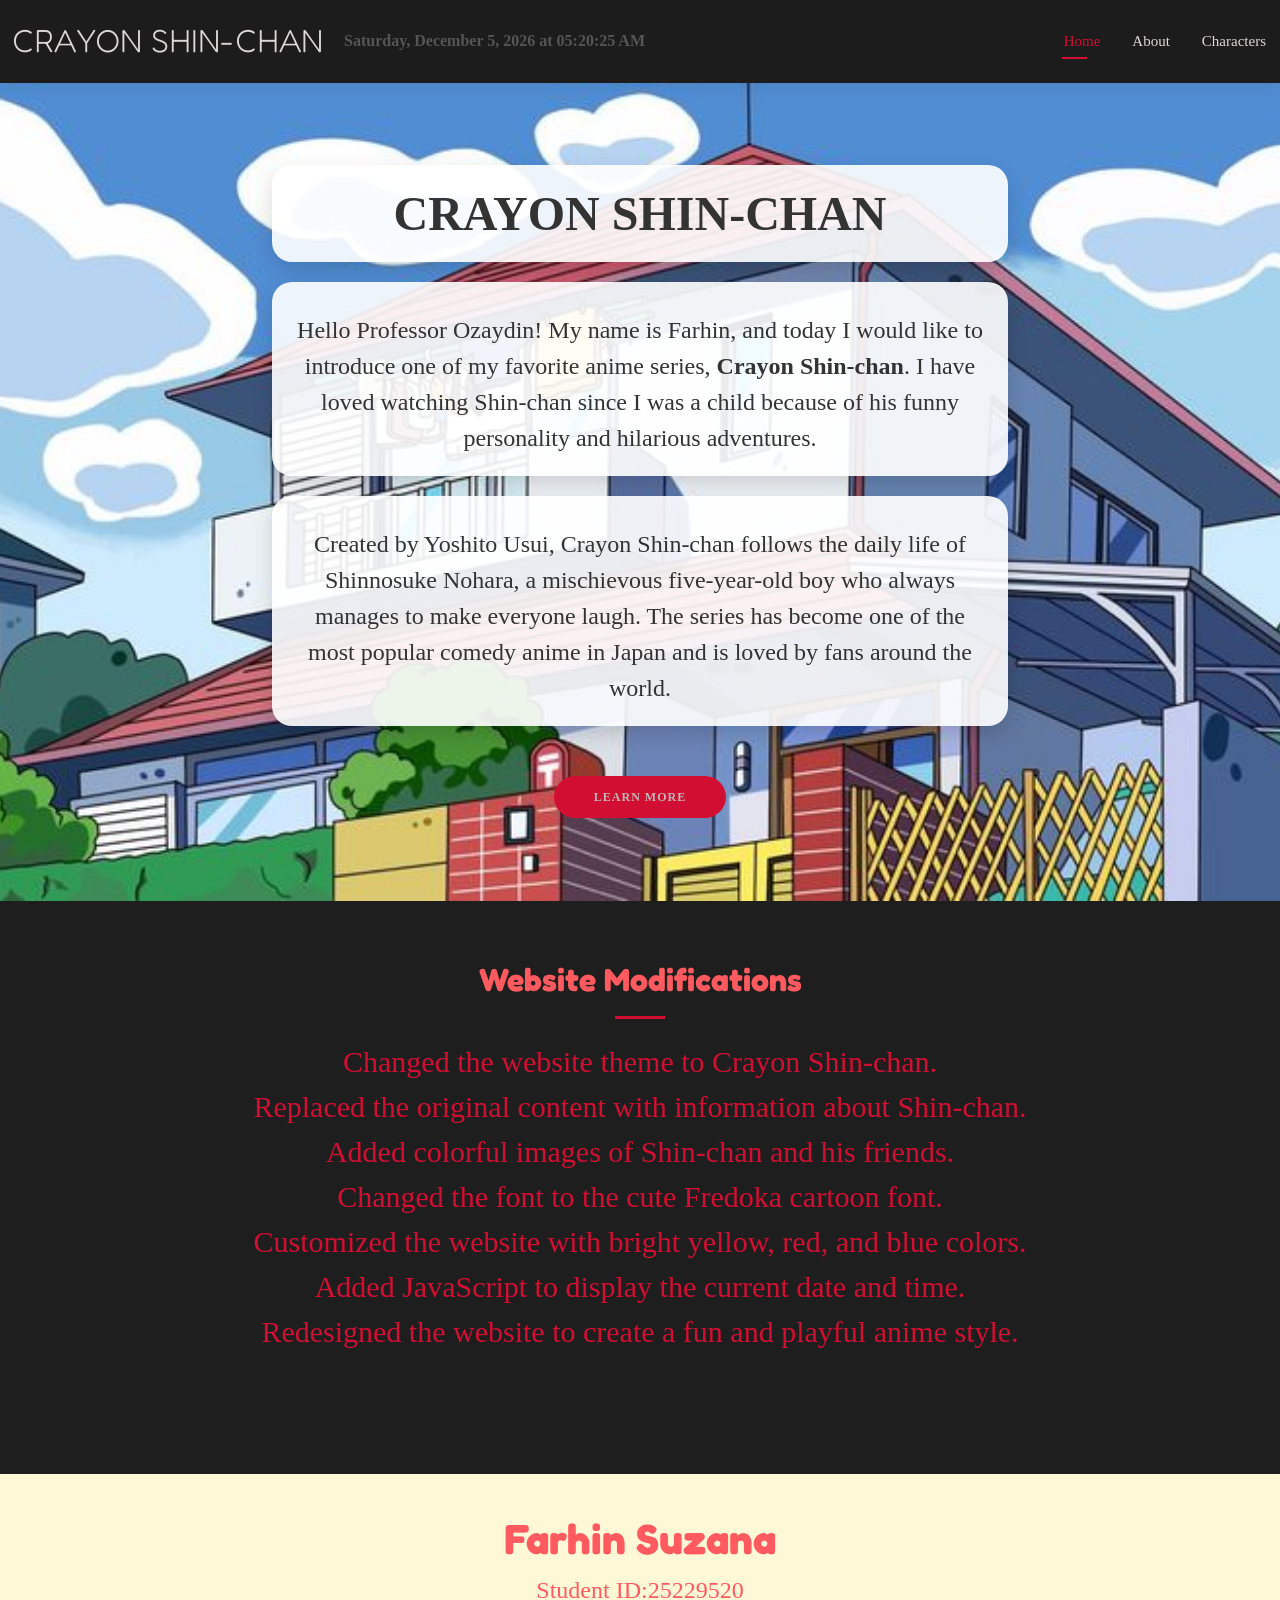
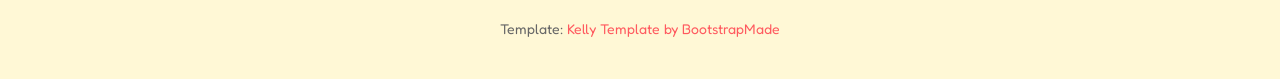
<file: index.html>
<!DOCTYPE html>
<html lang="en">

<head>
  <meta charset="utf-8">
  <meta content="width=device-width, initial-scale=1.0" name="viewport">

  <title>Crayon Shin-chan</title>

  <meta name="description" content="">
  <meta name="keywords" content="">

  <script>
    alert("Hello Professor Ozaydin, welcome to my Website!");
  </script>

  <!-- Favicons -->
  <link href="assets/img/favicon.png" rel="icon">
  <link href="assets/img/apple-touch-icon.png" rel="apple-touch-icon">

  <!-- Google Font -->
  <link rel="preconnect" href="https://fonts.googleapis.com">
  <link rel="preconnect" href="https://fonts.gstatic.com" crossorigin>

  <link href="https://fonts.googleapis.com/css2?family=Fredoka:wght@300;400;500;600;700&display=swap" rel="stylesheet">

  <!-- Vendor CSS -->
  <link href="assets/vendor/bootstrap/css/bootstrap.min.css" rel="stylesheet">
  <link href="assets/vendor/bootstrap-icons/bootstrap-icons.css" rel="stylesheet">
  <link href="assets/vendor/aos/aos.css" rel="stylesheet">
  <link href="assets/vendor/swiper/swiper-bundle.min.css" rel="stylesheet">
  <link href="assets/vendor/glightbox/css/glightbox.min.css" rel="stylesheet">

  <!-- Main CSS -->
  <link href="assets/css/main.css" rel="stylesheet">

  <style>

    body{
      font-family:'Fredoka',sans-serif;
      background:#FFF8D6;
    }

    .sitename,
    h1,
    h2,
    h3,
    h4{
      font-family:'Fredoka',sans-serif;
      font-weight:700;
      color:#ff5a5f;
    }

    .overlay-text{
    background: rgba(255,255,255,.90);
    padding: 20px;
    border-radius: 20px;
    margin-bottom: 20px;
    color: #333 !important;
    text-align: center;
    box-shadow: 0 8px 20px rgba(0,0,0,0.15);
}

.overlay-text h1,
.overlay-text h2,
.overlay-text h3,
.overlay-text h4,
.overlay-text p{
    color: #333 !important;
}
    

    .btn-get-started{
      background:#ff5a5f;
      border-radius:50px;
      padding:12px 30px;
      color:white;
      font-weight:bold;
      text-decoration:none;
    }

    .btn-get-started:hover{
      background:#ff7b7f;
      color:white;
    }

  </style>

</head>

<body class="index-page">

<header id="header" class="header d-flex align-items-center light-background sticky-top">

<div class="container-fluid position-relative d-flex align-items-center justify-content-between">

<a href="index.html" class="logo d-flex align-items-center me-auto me-xl-0">

<h1 class="sitename">CRAYON SHIN-CHAN</h1>

<span id="currentDateTime"
style="margin-left:20px;color:#555;font-weight:bold;"></span>

</a>

<nav id="navmenu" class="navmenu">

<ul>

<li>
<a href="index.html" class="active">Home</a>
</li>

<li>
<a href="about.html">About</a>
</li>

<li>
<a href="services.html">Characters</a>
</li>

</ul>

<i class="mobile-nav-toggle d-xl-none bi bi-list"></i>

</nav>

</div>

</header>
<main class="main">

  <!-- Hero Section -->
  <section id="hero" class="hero section">

    <!-- Hero Image -->
    <img src="assets/img/shinchan1.jpg" alt="Crayon Shin-chan" data-aos="fade-in">

    <div class="container text-center" data-aos="zoom-out" data-aos-delay="100">

      <div class="row justify-content-center">

        <div class="col-lg-8">

          <div class="overlay-text">
            <h2>CRAYON SHIN-CHAN</h2>
          </div>

          <div class="overlay-text">
            <p>
              Hello Professor Ozaydin! My name is Farhin,
              and today I would like to introduce one of my favorite anime series,
              <strong>Crayon Shin-chan</strong>.
              I have loved watching Shin-chan since I was a child because
              of his funny personality and hilarious adventures.
            </p>
          </div>

          <div class="overlay-text">
            <p>
              Created by Yoshito Usui, Crayon Shin-chan follows the daily life
              of Shinnosuke Nohara, a mischievous five-year-old boy who always
              manages to make everyone laugh. The series has become one of the
              most popular comedy anime in Japan and is loved by fans around
              the world.
            </p>
          </div>

          <a href="about.html" class="btn-get-started">
            Learn More
          </a>

        </div>

      </div>

    </div>

  </section>

</main>

<!-- Website Modifications -->
<section class="section" id="changelog">

  <div class="container section-title" data-aos="fade-up">

    <h2>Website Modifications</h2>

    <div style="max-width:900px;margin:auto;">

      <p>Changed the website theme to Crayon Shin-chan.</p>

      <p>Replaced the original content with information about Shin-chan.</p>

      <p>Added colorful images of Shin-chan and his friends.</p>

      <p>Changed the font to the cute Fredoka cartoon font.</p>

      <p>Customized the website with bright yellow, red, and blue colors.</p>

      <p>Added JavaScript to display the current date and time.</p>

      <p>Redesigned the website to create a fun and playful anime style.</p>

    </div>

  </div>

</section>
<!-- Footer -->
<footer id="footer" class="footer">

  <div class="container text-center">

    <h4>Farhin Suzana</h4>

    <p>Student ID:25229520</p>

    <div class="credits">
      Template:
      <a href="https://bootstrapmade.com/kelly-free-bootstrap-cv-resume-html-template/" target="_blank">
        Kelly Template by BootstrapMade
      </a>
    </div>

  </div>

</footer>

<!-- Scroll Top -->
<a href="#" id="scroll-top"
class="scroll-top d-flex align-items-center justify-content-center">
<i class="bi bi-arrow-up-short"></i>
</a>

<!-- Preloader -->
<div id="preloader"></div>

<!-- Vendor JS -->
<script src="assets/vendor/bootstrap/js/bootstrap.bundle.min.js"></script>
<script src="assets/vendor/php-email-form/validate.js"></script>
<script src="assets/vendor/aos/aos.js"></script>
<script src="assets/vendor/waypoints/noframework.waypoints.js"></script>
<script src="assets/vendor/purecounter/purecounter_vanilla.js"></script>
<script src="assets/vendor/swiper/swiper-bundle.min.js"></script>
<script src="assets/vendor/glightbox/js/glightbox.min.js"></script>
<script src="assets/vendor/imagesloaded/imagesloaded.pkgd.min.js"></script>
<script src="assets/vendor/isotope-layout/isotope.pkgd.min.js"></script>

<!-- Main JS -->
<script src="assets/js/main.js"></script>

<!-- Live Date & Time -->
<script>
function updateDateTime() {
    const now = new Date();

    const options = {
        weekday: "long",
        year: "numeric",
        month: "long",
        day: "numeric",
        hour: "2-digit",
        minute: "2-digit",
        second: "2-digit"
    };

    document.getElementById("currentDateTime").textContent =
        now.toLocaleString("en-US", options);
}

updateDateTime();
setInterval(updateDateTime, 1000);
</script>

</body>
</html>
</file>
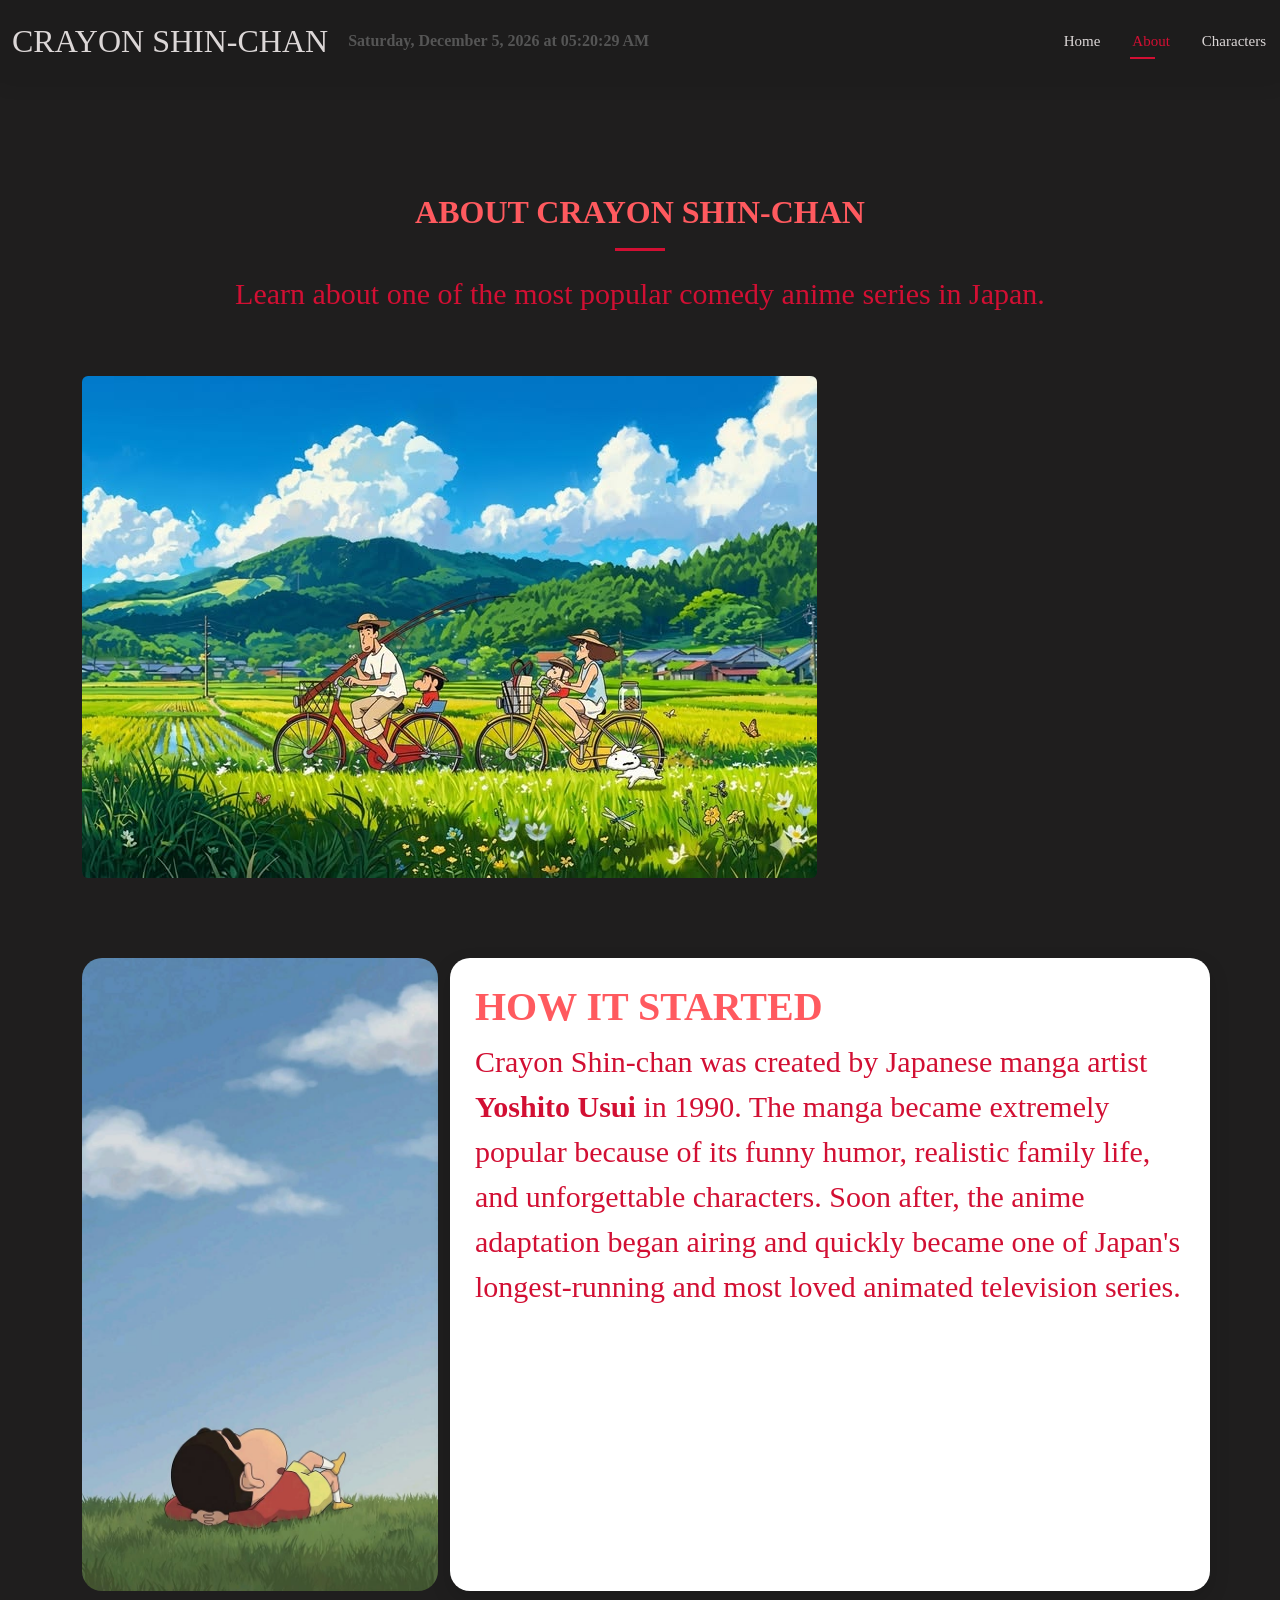
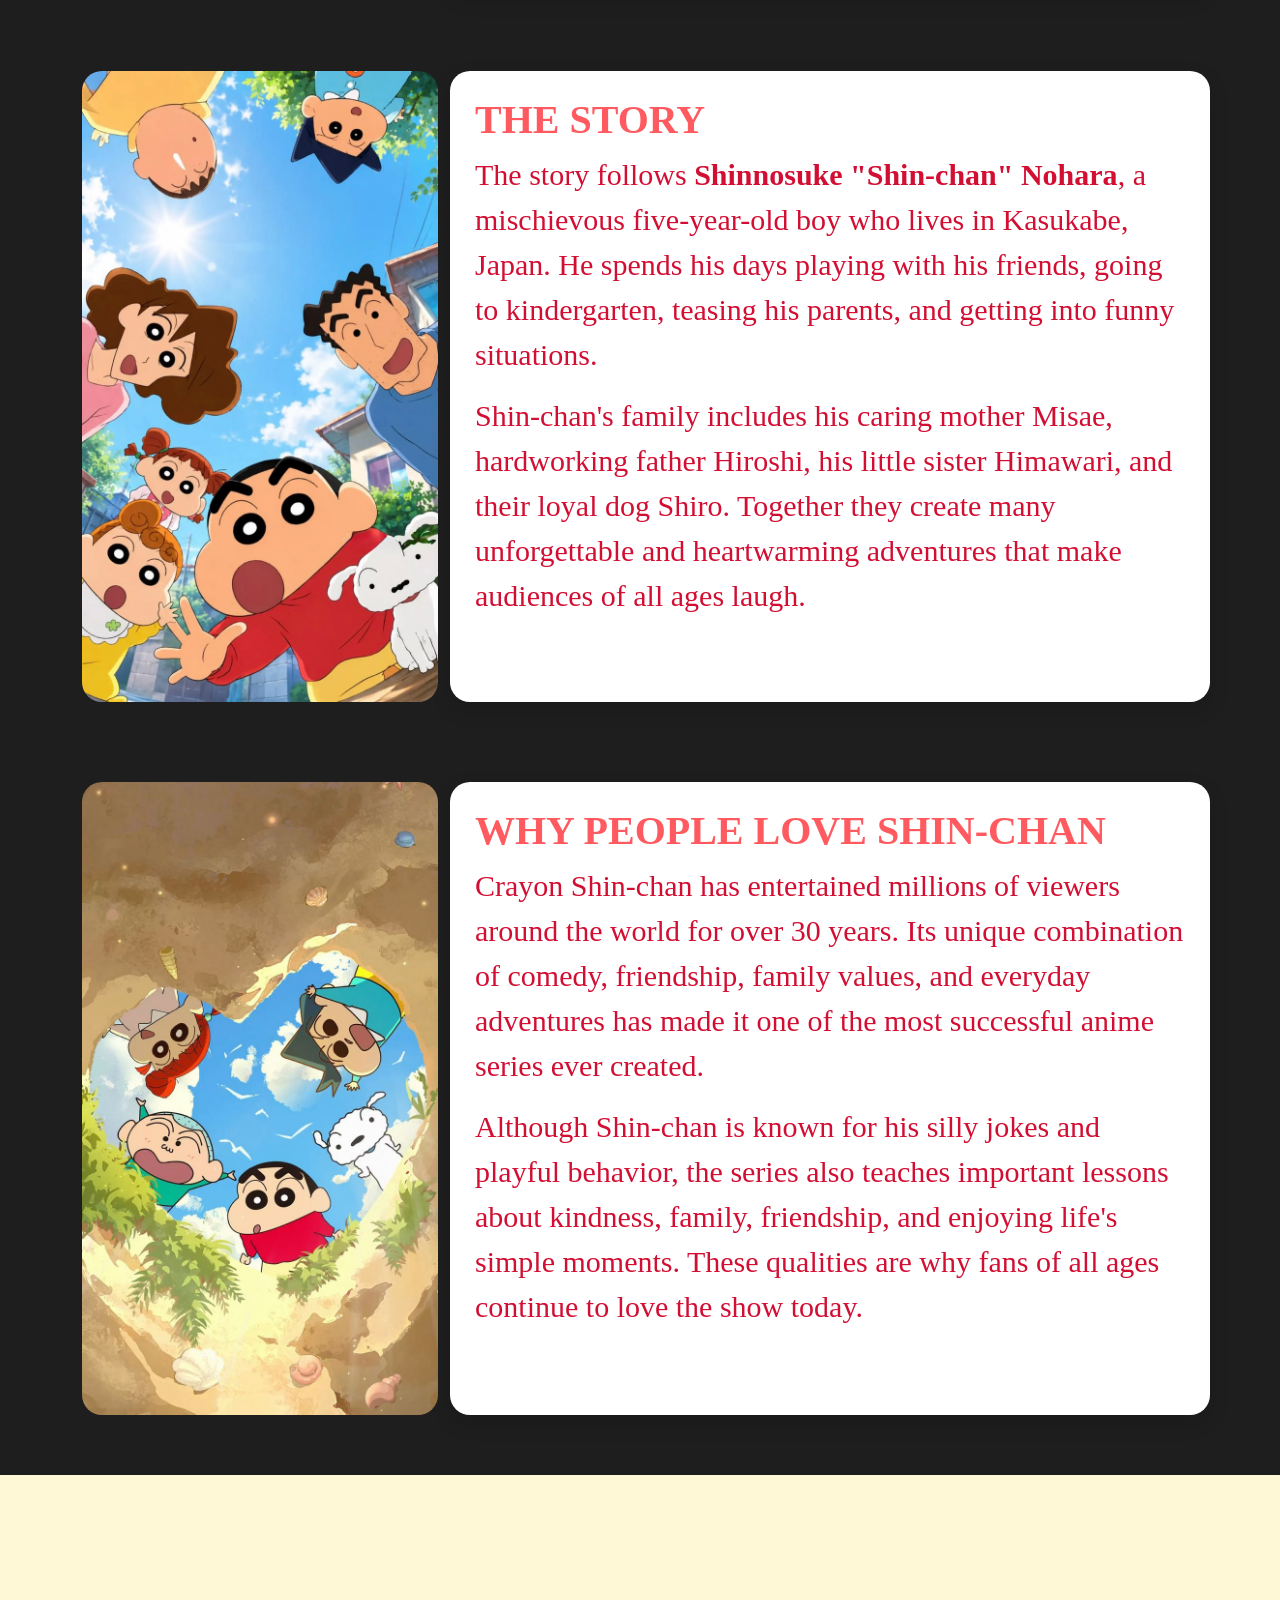
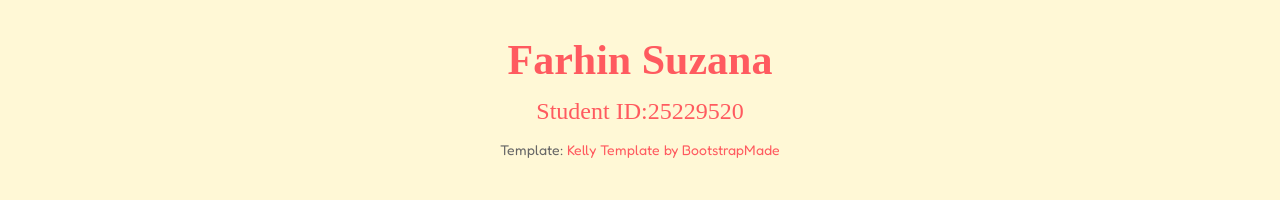
<file: about.html>
<!DOCTYPE html>
<html lang="en">

<head>
  <meta charset="utf-8">
  <meta content="width=device-width, initial-scale=1.0" name="viewport">

  <title>About - Crayon Shin-chan</title>

  <meta name="description" content="">
  <meta name="keywords" content="">

  <!-- Favicons -->
  <link href="assets/img/favicon.png" rel="icon">
  <link href="assets/img/apple-touch-icon.png" rel="apple-touch-icon">

  <!-- Google Font -->
  <link rel="preconnect" href="https://fonts.googleapis.com">
  <link rel="preconnect" href="https://fonts.gstatic.com" crossorigin>

  <link href="https://fonts.googleapis.com/css2?family=Fredoka:wght@300;400;500;600;700&display=swap" rel="stylesheet">

  <!-- Vendor CSS -->
  <link href="assets/vendor/bootstrap/css/bootstrap.min.css" rel="stylesheet">
  <link href="assets/vendor/bootstrap-icons/bootstrap-icons.css" rel="stylesheet">
  <link href="assets/vendor/aos/aos.css" rel="stylesheet">
  <link href="assets/vendor/swiper/swiper-bundle.min.css" rel="stylesheet">
  <link href="assets/vendor/glightbox/css/glightbox.min.css" rel="stylesheet">

  <!-- Main CSS -->
  <link href="assets/css/main.css" rel="stylesheet">

  <style>

    body{
      font-family:'Fredoka',sans-serif;
      background:#FFF8D6;
    }

    .sitename,
    h1,
    h2,
    h3,
    h4{
      color:#ff5a5f;
      font-weight:700;
    }

    .content{
      background:white;
      padding:25px;
      border-radius:20px;
      box-shadow:0 8px 20px rgba(0,0,0,.15);
    }

    img{
      border-radius:20px;
    }

  </style>

</head>

<body class="about-page">

<header id="header" class="header d-flex align-items-center light-background sticky-top">

<div class="container-fluid position-relative d-flex align-items-center justify-content-between">

<a href="index.html" class="logo d-flex align-items-center me-auto me-xl-0">

<h1 class="sitename">CRAYON SHIN-CHAN</h1>

<span id="currentDateTime"
style="margin-left:20px;color:#555;font-weight:bold;"></span>

</a>

<nav id="navmenu" class="navmenu">

<ul>

<li><a href="index.html">Home</a></li>

<li><a href="about.html" class="active">About</a></li>

<li><a href="services.html">Characters</a></li>

</ul>

<i class="mobile-nav-toggle d-xl-none bi bi-list"></i>

</nav>

</div>

</header>

<main class="main">

<section id="about" class="about section">

<div style="height:50px;"></div>

<div class="container section-title" data-aos="fade-up">

<h2>ABOUT CRAYON SHIN-CHAN</h2>

<p>Learn about one of the most popular comedy anime series in Japan.</p>

</div>

<div class="container" data-aos="fade-up">

<img src="assets/img/shinchan2.jpg"
class="img-fluid rounded"
alt="Crayon Shin-chan Cover">

</div>

<div style="height:80px;"></div>

<div class="container" data-aos="fade-up">

<div class="row gy-4 justify-content-center">

<div class="col-lg-4">

<img src="assets/img/shinchan3.jpg"
class="img-fluid"
alt="History">

</div>

<div class="col-lg-8 content">

<h2>HOW IT STARTED</h2>

<p>

Crayon Shin-chan was created by Japanese manga artist
<strong>Yoshito Usui</strong> in 1990.
The manga became extremely popular because of its funny humor,
realistic family life, and unforgettable characters.
Soon after, the anime adaptation began airing and quickly became
one of Japan's longest-running and most loved animated television series.

</p>

</div>

</div>

</div>
<div style="height:80px;"></div>

<div class="container" data-aos="fade-up">

  <div class="row gy-4 justify-content-center">

    <div class="col-lg-4">

      <img src="assets/img/shinchan4.jpg"
      class="img-fluid"
      alt="The Story">

    </div>

    <div class="col-lg-8 content">

      <h2>THE STORY</h2>

      <p>

        The story follows <strong>Shinnosuke "Shin-chan" Nohara</strong>,
        a mischievous five-year-old boy who lives in Kasukabe, Japan.
        He spends his days playing with his friends, going to kindergarten,
        teasing his parents, and getting into funny situations.

      </p>

      <p>

        Shin-chan's family includes his caring mother Misae, hardworking
        father Hiroshi, his little sister Himawari, and their loyal dog Shiro.
        Together they create many unforgettable and heartwarming adventures
        that make audiences of all ages laugh.

      </p>

    </div>

  </div>

</div>

<div style="height:80px;"></div>

<div class="container" data-aos="fade-up">

  <div class="row gy-4 justify-content-center">

    <div class="col-lg-4">

      <img src="assets/img/shinchan5.jpg"
      class="img-fluid"
      alt="Popularity">

    </div>

    <div class="col-lg-8 content">

      <h2>WHY PEOPLE LOVE SHIN-CHAN</h2>

      <p>

        Crayon Shin-chan has entertained millions of viewers around the world
        for over 30 years. Its unique combination of comedy, friendship,
        family values, and everyday adventures has made it one of the most
        successful anime series ever created.

      </p>

      <p>

        Although Shin-chan is known for his silly jokes and playful behavior,
        the series also teaches important lessons about kindness, family,
        friendship, and enjoying life's simple moments. These qualities are
        why fans of all ages continue to love the show today.

      </p>

    </div>

  </div>

</div>

</section>

<div style="height:120px;"></div>
<!-- Footer -->
<footer id="footer" class="footer light-background">

  <div class="container text-center">

    <h4>Farhin Suzana</h4>
    <p>Student ID:25229520</p>

    <div class="credits">
      Template:
      <a href="https://bootstrapmade.com/kelly-free-bootstrap-cv-resume-html-template/" target="_blank">
        Kelly Template by BootstrapMade
      </a>
    </div>

  </div>

</footer>

<!-- Scroll Top -->
<a href="#" id="scroll-top"
class="scroll-top d-flex align-items-center justify-content-center">
<i class="bi bi-arrow-up-short"></i>
</a>

<!-- Preloader -->
<div id="preloader"></div>

<!-- Vendor JS -->
<script src="assets/vendor/bootstrap/js/bootstrap.bundle.min.js"></script>
<script src="assets/vendor/php-email-form/validate.js"></script>
<script src="assets/vendor/aos/aos.js"></script>
<script src="assets/vendor/waypoints/noframework.waypoints.js"></script>
<script src="assets/vendor/purecounter/purecounter_vanilla.js"></script>
<script src="assets/vendor/swiper/swiper-bundle.min.js"></script>
<script src="assets/vendor/glightbox/js/glightbox.min.js"></script>
<script src="assets/vendor/imagesloaded/imagesloaded.pkgd.min.js"></script>
<script src="assets/vendor/isotope-layout/isotope.pkgd.min.js"></script>

<!-- Main JS -->
<script src="assets/js/main.js"></script>

<!-- Live Date & Time -->
<script>
function updateDateTime() {
    const now = new Date();

    const options = {
        weekday: "long",
        year: "numeric",
        month: "long",
        day: "numeric",
        hour: "2-digit",
        minute: "2-digit",
        second: "2-digit"
    };

    document.getElementById("currentDateTime").textContent =
        now.toLocaleString("en-US", options);
}

updateDateTime();
setInterval(updateDateTime, 1000);
</script>

</body>
</html>
</file>
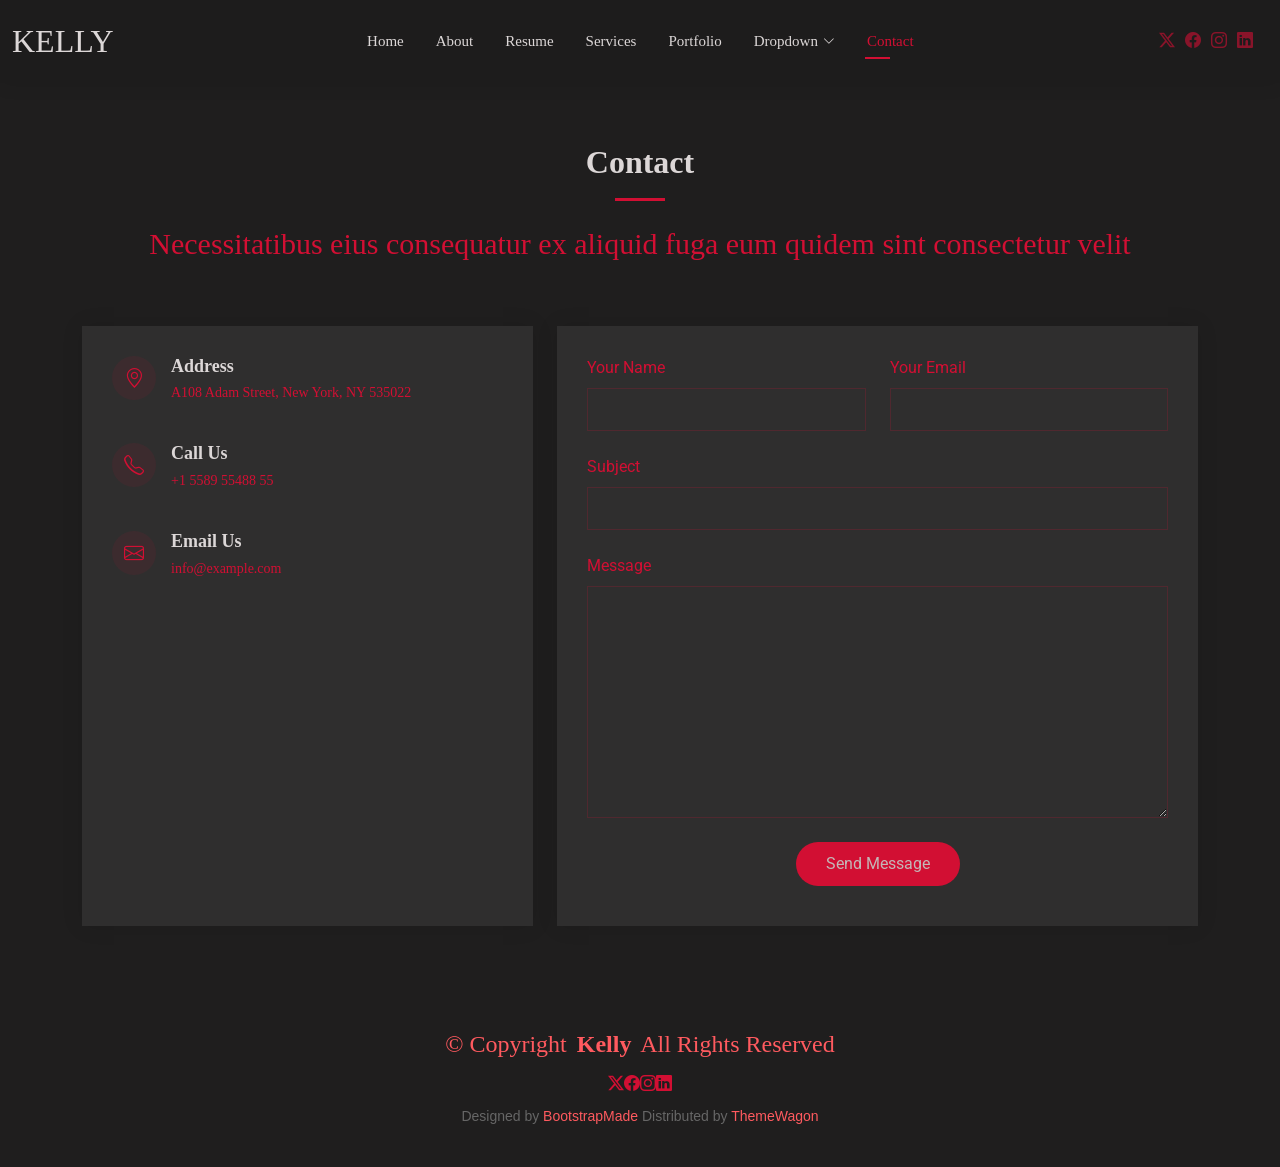
<file: contact.html>
<!DOCTYPE html>
<html lang="en">

<head>
  <meta charset="utf-8">
  <meta content="width=device-width, initial-scale=1.0" name="viewport">
  <title>Contact - Kelly Bootstrap Template</title>
  <meta name="description" content="">
  <meta name="keywords" content="">

  <!-- Favicons -->
  <link href="assets/img/favicon.png" rel="icon">
  <link href="assets/img/apple-touch-icon.png" rel="apple-touch-icon">

  <!-- Fonts -->
  <link href="https://fonts.googleapis.com" rel="preconnect">
  <link href="https://fonts.gstatic.com" rel="preconnect" crossorigin>
  <link href="https://fonts.googleapis.com/css2?family=Roboto:ital,wght@0,100;0,300;0,400;0,500;0,700;0,900;1,100;1,300;1,400;1,500;1,700;1,900&family=Poppins:ital,wght@0,100;0,200;0,300;0,400;0,500;0,600;0,700;0,800;0,900;1,100;1,200;1,300;1,400;1,500;1,600;1,700;1,800;1,900&family=Raleway:ital,wght@0,100;0,200;0,300;0,400;0,500;0,600;0,700;0,800;0,900;1,100;1,200;1,300;1,400;1,500;1,600;1,700;1,800;1,900&display=swap" rel="stylesheet">

  <!-- Vendor CSS Files -->
  <link href="assets/vendor/bootstrap/css/bootstrap.min.css" rel="stylesheet">
  <link href="assets/vendor/bootstrap-icons/bootstrap-icons.css" rel="stylesheet">
  <link href="assets/vendor/aos/aos.css" rel="stylesheet">
  <link href="assets/vendor/swiper/swiper-bundle.min.css" rel="stylesheet">
  <link href="assets/vendor/glightbox/css/glightbox.min.css" rel="stylesheet">

  <!-- Main CSS File -->
  <link href="assets/css/main.css" rel="stylesheet">

  <!-- =======================================================
  * Template Name: Kelly
  * Template URL: https://bootstrapmade.com/kelly-free-bootstrap-cv-resume-html-template/
  * Updated: Aug 07 2024 with Bootstrap v5.3.3
  * Author: BootstrapMade.com
  * License: https://bootstrapmade.com/license/
  ======================================================== -->
</head>

<body class="contact-page">

  <header id="header" class="header d-flex align-items-center light-background sticky-top">
    <div class="container-fluid position-relative d-flex align-items-center justify-content-between">

      <a href="index.html" class="logo d-flex align-items-center me-auto me-xl-0">
        <!-- Uncomment the line below if you also wish to use an image logo -->
        <!-- <img src="assets/img/logo.png" alt=""> -->
        <h1 class="sitename">Kelly</h1>
      </a>

      <nav id="navmenu" class="navmenu">
        <ul>
          <li><a href="index.html">Home</a></li>
          <li><a href="about.html">About</a></li>
          <li><a href="resume.html">Resume</a></li>
          <li><a href="services.html">Services</a></li>
          <li><a href="portfolio.html">Portfolio</a></li>
          <li class="dropdown"><a href="#"><span>Dropdown</span> <i class="bi bi-chevron-down toggle-dropdown"></i></a>
            <ul>
              <li><a href="#">Dropdown 1</a></li>
              <li class="dropdown"><a href="#"><span>Deep Dropdown</span> <i class="bi bi-chevron-down toggle-dropdown"></i></a>
                <ul>
                  <li><a href="#">Deep Dropdown 1</a></li>
                  <li><a href="#">Deep Dropdown 2</a></li>
                  <li><a href="#">Deep Dropdown 3</a></li>
                  <li><a href="#">Deep Dropdown 4</a></li>
                  <li><a href="#">Deep Dropdown 5</a></li>
                </ul>
              </li>
              <li><a href="#">Dropdown 2</a></li>
              <li><a href="#">Dropdown 3</a></li>
              <li><a href="#">Dropdown 4</a></li>
            </ul>
          </li>
          <li><a href="contact.html" class="active">Contact</a></li>
        </ul>
        <i class="mobile-nav-toggle d-xl-none bi bi-list"></i>
      </nav>

      <div class="header-social-links">
        <a href="#" class="twitter"><i class="bi bi-twitter-x"></i></a>
        <a href="#" class="facebook"><i class="bi bi-facebook"></i></a>
        <a href="#" class="instagram"><i class="bi bi-instagram"></i></a>
        <a href="#" class="linkedin"><i class="bi bi-linkedin"></i></a>
      </div>

    </div>
  </header>

  <main class="main">

    <!-- Contact Section -->
    <section id="contact" class="contact section">

      <!-- Section Title -->
      <div class="container section-title" data-aos="fade-up">
        <h2>Contact</h2>
        <p>Necessitatibus eius consequatur ex aliquid fuga eum quidem sint consectetur velit</p>
      </div><!-- End Section Title -->

      <div class="container" data-aos="fade-up" data-aos-delay="100">

        <div class="row gy-4">

          <div class="col-lg-5">

            <div class="info-wrap">
              <div class="info-item d-flex" data-aos="fade-up" data-aos-delay="200">
                <i class="bi bi-geo-alt flex-shrink-0"></i>
                <div>
                  <h3>Address</h3>
                  <p>A108 Adam Street, New York, NY 535022</p>
                </div>
              </div><!-- End Info Item -->

              <div class="info-item d-flex" data-aos="fade-up" data-aos-delay="300">
                <i class="bi bi-telephone flex-shrink-0"></i>
                <div>
                  <h3>Call Us</h3>
                  <p>+1 5589 55488 55</p>
                </div>
              </div><!-- End Info Item -->

              <div class="info-item d-flex" data-aos="fade-up" data-aos-delay="400">
                <i class="bi bi-envelope flex-shrink-0"></i>
                <div>
                  <h3>Email Us</h3>
                  <p>info@example.com</p>
                </div>
              </div><!-- End Info Item -->

              <iframe src="https://www.google.com/maps/embed?pb=!1m14!1m8!1m3!1d48389.78314118045!2d-74.006138!3d40.710059!3m2!1i1024!2i768!4f13.1!3m3!1m2!1s0x89c25a22a3bda30d%3A0xb89d1fe6bc499443!2sDowntown%20Conference%20Center!5e0!3m2!1sen!2sus!4v1676961268712!5m2!1sen!2sus" frameborder="0" style="border:0; width: 100%; height: 270px;" allowfullscreen="" loading="lazy" referrerpolicy="no-referrer-when-downgrade"></iframe>
            </div>
          </div>

          <div class="col-lg-7">
            <form action="forms/contact.php" method="post" class="php-email-form" data-aos="fade-up" data-aos-delay="200">
              <div class="row gy-4">

                <div class="col-md-6">
                  <label for="name-field" class="pb-2">Your Name</label>
                  <input type="text" name="name" id="name-field" class="form-control" required="">
                </div>

                <div class="col-md-6">
                  <label for="email-field" class="pb-2">Your Email</label>
                  <input type="email" class="form-control" name="email" id="email-field" required="">
                </div>

                <div class="col-md-12">
                  <label for="subject-field" class="pb-2">Subject</label>
                  <input type="text" class="form-control" name="subject" id="subject-field" required="">
                </div>

                <div class="col-md-12">
                  <label for="message-field" class="pb-2">Message</label>
                  <textarea class="form-control" name="message" rows="10" id="message-field" required=""></textarea>
                </div>

                <div class="col-md-12 text-center">
                  <div class="loading">Loading</div>
                  <div class="error-message"></div>
                  <div class="sent-message">Your message has been sent. Thank you!</div>

                  <button type="submit">Send Message</button>
                </div>

              </div>
            </form>
          </div><!-- End Contact Form -->

        </div>

      </div>

    </section><!-- /Contact Section -->

  </main>

  <footer id="footer" class="footer light-background">

    <div class="container">
      <div class="copyright text-center ">
        <p>© <span>Copyright</span> <strong class="px-1 sitename">Kelly</strong> <span>All Rights Reserved<br></span></p>
      </div>
      <div class="social-links d-flex justify-content-center">
        <a href=""><i class="bi bi-twitter-x"></i></a>
        <a href=""><i class="bi bi-facebook"></i></a>
        <a href=""><i class="bi bi-instagram"></i></a>
        <a href=""><i class="bi bi-linkedin"></i></a>
      </div>
      <div class="credits">
        <!-- All the links in the footer should remain intact. -->
        <!-- You can delete the links only if you've purchased the pro version. -->
        <!-- Licensing information: https://bootstrapmade.com/license/ -->
        <!-- Purchase the pro version with working PHP/AJAX contact form: [buy-url] -->
        Designed by <a href="https://bootstrapmade.com/">BootstrapMade</a> Distributed by <a href=“https://themewagon.com>ThemeWagon
      </div>
    </div>

  </footer>

  <!-- Scroll Top -->
  <a href="#" id="scroll-top" class="scroll-top d-flex align-items-center justify-content-center"><i class="bi bi-arrow-up-short"></i></a>

  <!-- Preloader -->
  <div id="preloader"></div>

  <!-- Vendor JS Files -->
  <script src="assets/vendor/bootstrap/js/bootstrap.bundle.min.js"></script>
  <script src="assets/vendor/php-email-form/validate.js"></script>
  <script src="assets/vendor/aos/aos.js"></script>
  <script src="assets/vendor/waypoints/noframework.waypoints.js"></script>
  <script src="assets/vendor/purecounter/purecounter_vanilla.js"></script>
  <script src="assets/vendor/swiper/swiper-bundle.min.js"></script>
  <script src="assets/vendor/glightbox/js/glightbox.min.js"></script>
  <script src="assets/vendor/imagesloaded/imagesloaded.pkgd.min.js"></script>
  <script src="assets/vendor/isotope-layout/isotope.pkgd.min.js"></script>

  <!-- Main JS File -->
  <script src="assets/js/main.js"></script>

</body>

</html>
</file>
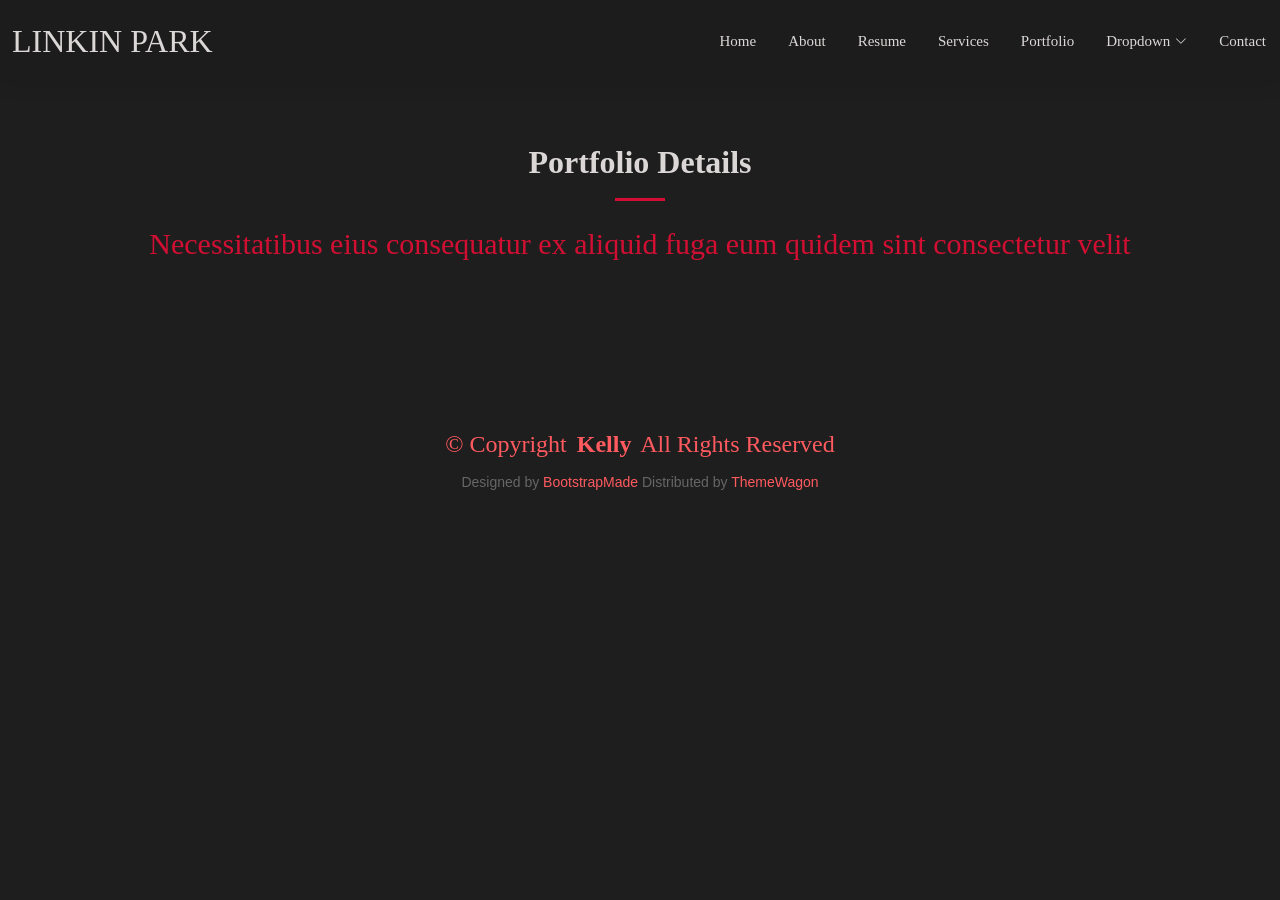
<file: portfolio-details.html>
<!DOCTYPE html>
<html lang="en">

<head>
  <meta charset="utf-8">
  <meta content="width=device-width, initial-scale=1.0" name="viewport">
  <title>Portfolio Details - Kelly Bootstrap Template</title>
  <meta name="description" content="">
  <meta name="keywords" content="">

  <!-- Favicons -->
  <link href="assets/img/favicon.png" rel="icon">
  <link href="assets/img/apple-touch-icon.png" rel="apple-touch-icon">

  <!-- Fonts -->
  <link href="https://fonts.googleapis.com" rel="preconnect">
  <link href="https://fonts.gstatic.com" rel="preconnect" crossorigin>
  <link href="https://fonts.googleapis.com/css2?family=Roboto:ital,wght@0,100;0,300;0,400;0,500;0,700;0,900;1,100;1,300;1,400;1,500;1,700;1,900&family=Poppins:ital,wght@0,100;0,200;0,300;0,400;0,500;0,600;0,700;0,800;0,900;1,100;1,200;1,300;1,400;1,500;1,600;1,700;1,800;1,900&family=Raleway:ital,wght@0,100;0,200;0,300;0,400;0,500;0,600;0,700;0,800;0,900;1,100;1,200;1,300;1,400;1,500;1,600;1,700;1,800;1,900&display=swap" rel="stylesheet">

  <!-- Vendor CSS Files -->
  <link href="assets/vendor/bootstrap/css/bootstrap.min.css" rel="stylesheet">
  <link href="assets/vendor/bootstrap-icons/bootstrap-icons.css" rel="stylesheet">
  <link href="assets/vendor/aos/aos.css" rel="stylesheet">
  <link href="assets/vendor/swiper/swiper-bundle.min.css" rel="stylesheet">
  <link href="assets/vendor/glightbox/css/glightbox.min.css" rel="stylesheet">

  <!-- Main CSS File -->
  <link href="assets/css/main.css" rel="stylesheet">

  <!-- =======================================================
  * Template Name: Kelly
  * Template URL: https://bootstrapmade.com/kelly-free-bootstrap-cv-resume-html-template/
  * Updated: Aug 07 2024 with Bootstrap v5.3.3
  * Author: BootstrapMade.com
  * License: https://bootstrapmade.com/license/
  ======================================================== -->
</head>

<body class="portfolio-details-page">

  <header id="header" class="header d-flex align-items-center light-background sticky-top">
    <div class="container-fluid position-relative d-flex align-items-center justify-content-between">

      <a href="index.html" class="logo d-flex align-items-center me-auto me-xl-0">
        <!-- Uncomment the line below if you also wish to use an image logo -->
        <!-- <img src="assets/img/logo.png" alt=""> -->
        <h1 class="sitename">LINKIN PARK</h1>
      </a>

      <nav id="navmenu" class="navmenu">
        <ul>
          <li><a href="index.html">Home</a></li>
          <li><a href="about.html">About</a></li>
          <li><a href="resume.html">Resume</a></li>
          <li><a href="services.html">Services</a></li>
          <li><a href="portfolio.html">Portfolio</a></li>
          <li class="dropdown"><a href="#"><span>Dropdown</span> <i class="bi bi-chevron-down toggle-dropdown"></i></a>
            <ul>
              <li><a href="#">Dropdown 1</a></li>
              <li class="dropdown"><a href="#"><span>Deep Dropdown</span> <i class="bi bi-chevron-down toggle-dropdown"></i></a>
                <ul>
                  <li><a href="#">Deep Dropdown 1</a></li>
                  <li><a href="#">Deep Dropdown 2</a></li>
                  <li><a href="#">Deep Dropdown 3</a></li>
                  <li><a href="#">Deep Dropdown 4</a></li>
                  <li><a href="#">Deep Dropdown 5</a></li>
                </ul>
              </li>
              <li><a href="#">Dropdown 2</a></li>
              <li><a href="#">Dropdown 3</a></li>
              <li><a href="#">Dropdown 4</a></li>
            </ul>
          </li>
          <li><a href="contact.html">Contact</a></li>
        </ul>
        <i class="mobile-nav-toggle d-xl-none bi bi-list"></i>
      </nav>
    </div>
  </header>

  <main class="main">

    <!-- Portfolio Details Section -->
    <section id="portfolio-details" class="portfolio-details section">

      <!-- Section Title -->
      <div class="container section-title" data-aos="fade-up">
        <h2>Portfolio Details</h2>
        <p>Necessitatibus eius consequatur ex aliquid fuga eum quidem sint consectetur velit</p>
      </div><!-- End Section Title -->

    </section><!-- /Portfolio Details Section -->

  </main>

  <footer id="footer" class="footer light-background">

    <div class="container">
      <div class="copyright text-center ">
        <p>© <span>Copyright</span> <strong class="px-1 sitename">Kelly</strong> <span>All Rights Reserved<br></span></p>
      </div>
      
      <div class="credits">
        <!-- All the links in the footer should remain intact. -->
        <!-- You can delete the links only if you've purchased the pro version. -->
        <!-- Licensing information: https://bootstrapmade.com/license/ -->
        <!-- Purchase the pro version with working PHP/AJAX contact form: [buy-url] -->
        Designed by <a href="https://bootstrapmade.com/">BootstrapMade</a> Distributed by <a href=“https://themewagon.com>ThemeWagon
      </div>
    </div>

  </footer>

  <!-- Scroll Top -->
  <a href="#" id="scroll-top" class="scroll-top d-flex align-items-center justify-content-center"><i class="bi bi-arrow-up-short"></i></a>

  <!-- Preloader -->
  <div id="preloader"></div>

  <!-- Vendor JS Files -->
  <script src="assets/vendor/bootstrap/js/bootstrap.bundle.min.js"></script>
  <script src="assets/vendor/php-email-form/validate.js"></script>
  <script src="assets/vendor/aos/aos.js"></script>
  <script src="assets/vendor/waypoints/noframework.waypoints.js"></script>
  <script src="assets/vendor/purecounter/purecounter_vanilla.js"></script>
  <script src="assets/vendor/swiper/swiper-bundle.min.js"></script>
  <script src="assets/vendor/glightbox/js/glightbox.min.js"></script>
  <script src="assets/vendor/imagesloaded/imagesloaded.pkgd.min.js"></script>
  <script src="assets/vendor/isotope-layout/isotope.pkgd.min.js"></script>

  <!-- Main JS File -->
  <script src="assets/js/main.js"></script>

</body>

</html>
</file>
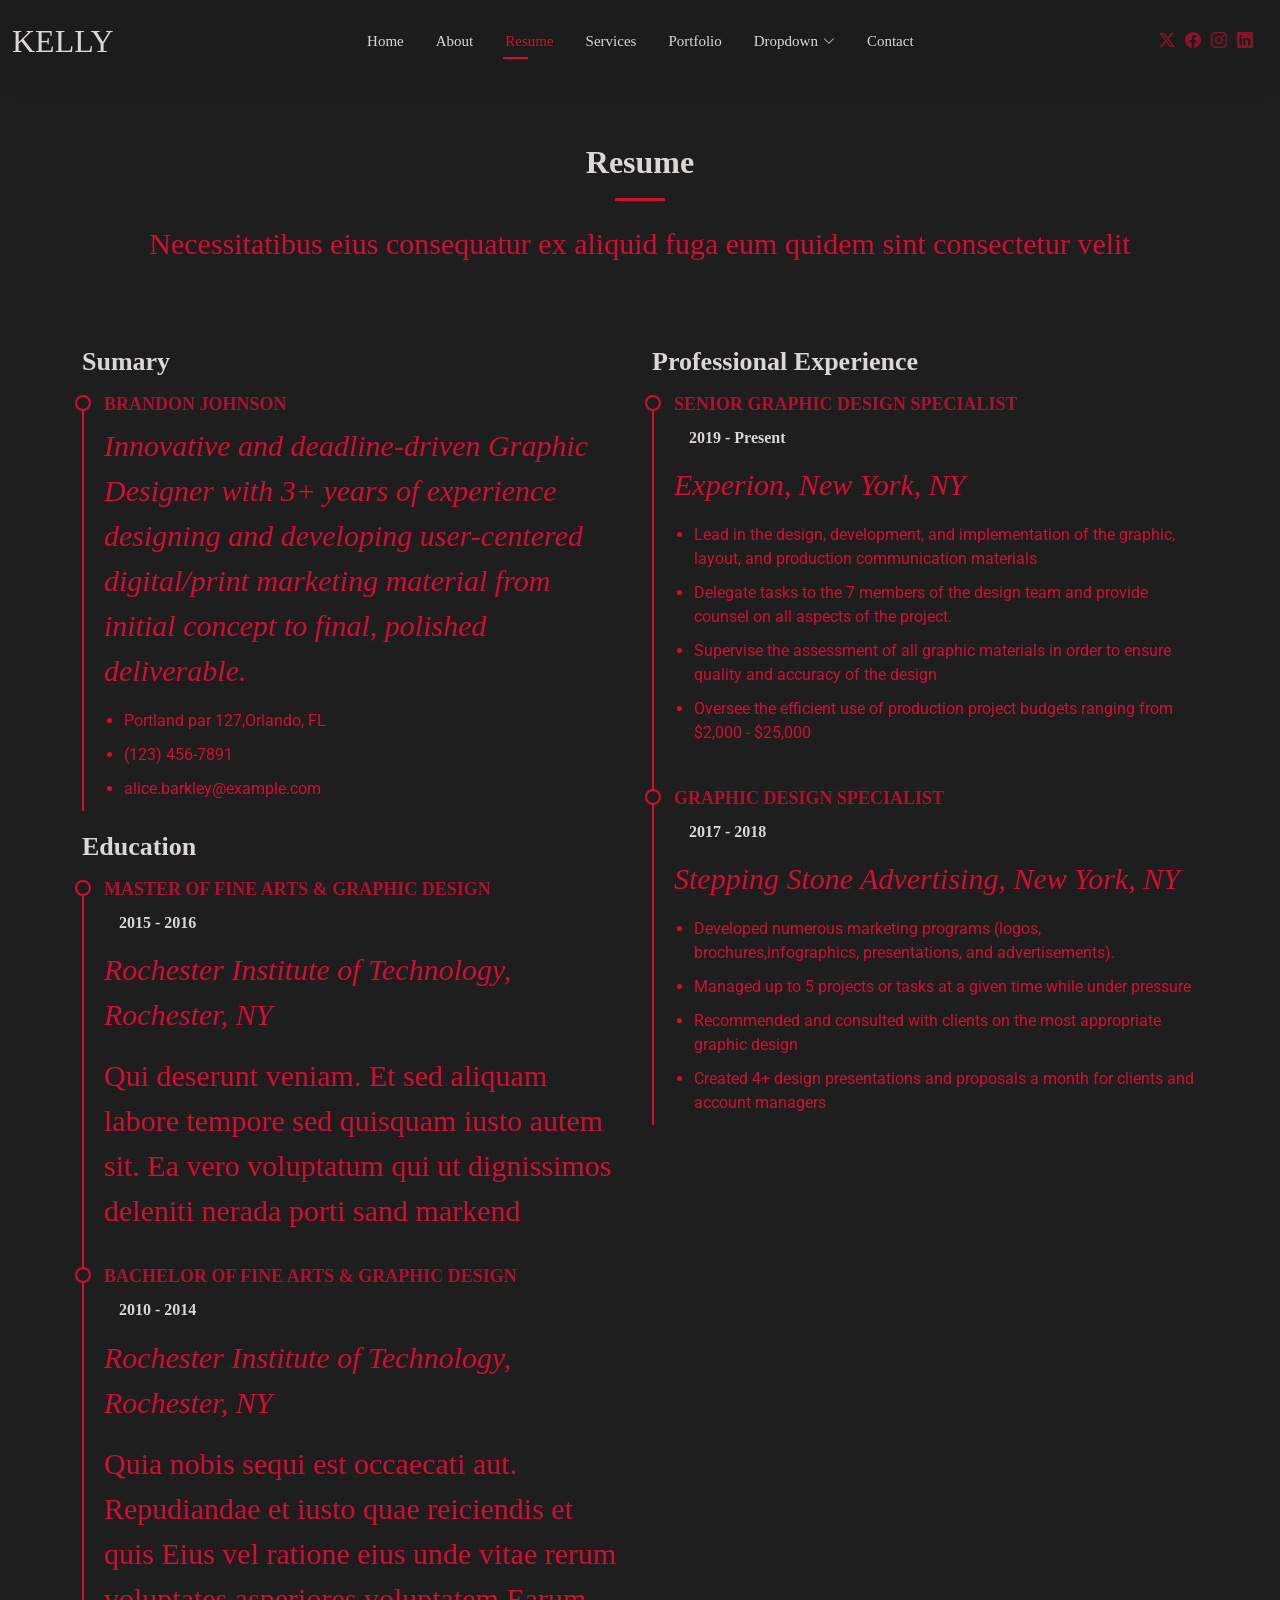
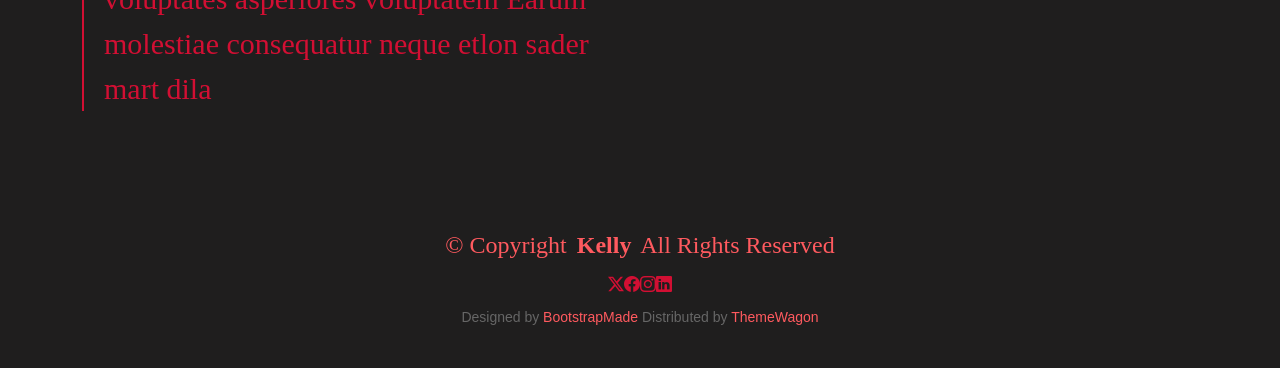
<file: resume.html>
<!DOCTYPE html>
<html lang="en">

<head>
  <meta charset="utf-8">
  <meta content="width=device-width, initial-scale=1.0" name="viewport">
  <title>Resume - Kelly Bootstrap Template</title>
  <meta name="description" content="">
  <meta name="keywords" content="">

  <!-- Favicons -->
  <link href="assets/img/favicon.png" rel="icon">
  <link href="assets/img/apple-touch-icon.png" rel="apple-touch-icon">

  <!-- Fonts -->
  <link href="https://fonts.googleapis.com" rel="preconnect">
  <link href="https://fonts.gstatic.com" rel="preconnect" crossorigin>
  <link href="https://fonts.googleapis.com/css2?family=Roboto:ital,wght@0,100;0,300;0,400;0,500;0,700;0,900;1,100;1,300;1,400;1,500;1,700;1,900&family=Poppins:ital,wght@0,100;0,200;0,300;0,400;0,500;0,600;0,700;0,800;0,900;1,100;1,200;1,300;1,400;1,500;1,600;1,700;1,800;1,900&family=Raleway:ital,wght@0,100;0,200;0,300;0,400;0,500;0,600;0,700;0,800;0,900;1,100;1,200;1,300;1,400;1,500;1,600;1,700;1,800;1,900&display=swap" rel="stylesheet">

  <!-- Vendor CSS Files -->
  <link href="assets/vendor/bootstrap/css/bootstrap.min.css" rel="stylesheet">
  <link href="assets/vendor/bootstrap-icons/bootstrap-icons.css" rel="stylesheet">
  <link href="assets/vendor/aos/aos.css" rel="stylesheet">
  <link href="assets/vendor/swiper/swiper-bundle.min.css" rel="stylesheet">
  <link href="assets/vendor/glightbox/css/glightbox.min.css" rel="stylesheet">

  <!-- Main CSS File -->
  <link href="assets/css/main.css" rel="stylesheet">

  <!-- =======================================================
  * Template Name: Kelly
  * Template URL: https://bootstrapmade.com/kelly-free-bootstrap-cv-resume-html-template/
  * Updated: Aug 07 2024 with Bootstrap v5.3.3
  * Author: BootstrapMade.com
  * License: https://bootstrapmade.com/license/
  ======================================================== -->
</head>

<body class="resume-page">

  <header id="header" class="header d-flex align-items-center light-background sticky-top">
    <div class="container-fluid position-relative d-flex align-items-center justify-content-between">

      <a href="index.html" class="logo d-flex align-items-center me-auto me-xl-0">
        <!-- Uncomment the line below if you also wish to use an image logo -->
        <!-- <img src="assets/img/logo.png" alt=""> -->
        <h1 class="sitename">Kelly</h1>
      </a>

      <nav id="navmenu" class="navmenu">
        <ul>
          <li><a href="index.html">Home</a></li>
          <li><a href="about.html">About</a></li>
          <li><a href="resume.html" class="active">Resume</a></li>
          <li><a href="services.html">Services</a></li>
          <li><a href="portfolio.html">Portfolio</a></li>
          <li class="dropdown"><a href="#"><span>Dropdown</span> <i class="bi bi-chevron-down toggle-dropdown"></i></a>
            <ul>
              <li><a href="#">Dropdown 1</a></li>
              <li class="dropdown"><a href="#"><span>Deep Dropdown</span> <i class="bi bi-chevron-down toggle-dropdown"></i></a>
                <ul>
                  <li><a href="#">Deep Dropdown 1</a></li>
                  <li><a href="#">Deep Dropdown 2</a></li>
                  <li><a href="#">Deep Dropdown 3</a></li>
                  <li><a href="#">Deep Dropdown 4</a></li>
                  <li><a href="#">Deep Dropdown 5</a></li>
                </ul>
              </li>
              <li><a href="#">Dropdown 2</a></li>
              <li><a href="#">Dropdown 3</a></li>
              <li><a href="#">Dropdown 4</a></li>
            </ul>
          </li>
          <li><a href="contact.html">Contact</a></li>
        </ul>
        <i class="mobile-nav-toggle d-xl-none bi bi-list"></i>
      </nav>

      <div class="header-social-links">
        <a href="#" class="twitter"><i class="bi bi-twitter-x"></i></a>
        <a href="#" class="facebook"><i class="bi bi-facebook"></i></a>
        <a href="#" class="instagram"><i class="bi bi-instagram"></i></a>
        <a href="#" class="linkedin"><i class="bi bi-linkedin"></i></a>
      </div>

    </div>
  </header>

  <main class="main">

    <!-- Resume Section -->
    <section id="resume" class="resume section">

      <!-- Section Title -->
      <div class="container section-title" data-aos="fade-up">
        <h2>Resume</h2>
        <p>Necessitatibus eius consequatur ex aliquid fuga eum quidem sint consectetur velit</p>
      </div><!-- End Section Title -->

      <div class="container">

        <div class="row">

          <div class="col-lg-6" data-aos="fade-up" data-aos-delay="100">
            <h3 class="resume-title">Sumary</h3>

            <div class="resume-item pb-0">
              <h4>Brandon Johnson</h4>
              <p><em>Innovative and deadline-driven Graphic Designer with 3+ years of experience designing and developing user-centered digital/print marketing material from initial concept to final, polished deliverable.</em></p>
              <ul>
                <li>Portland par 127,Orlando, FL</li>
                <li>(123) 456-7891</li>
                <li>alice.barkley@example.com</li>
              </ul>
            </div><!-- Edn Resume Item -->

            <h3 class="resume-title">Education</h3>
            <div class="resume-item">
              <h4>Master of Fine Arts &amp; Graphic Design</h4>
              <h5>2015 - 2016</h5>
              <p><em>Rochester Institute of Technology, Rochester, NY</em></p>
              <p>Qui deserunt veniam. Et sed aliquam labore tempore sed quisquam iusto autem sit. Ea vero voluptatum qui ut dignissimos deleniti nerada porti sand markend</p>
            </div><!-- Edn Resume Item -->

            <div class="resume-item">
              <h4>Bachelor of Fine Arts &amp; Graphic Design</h4>
              <h5>2010 - 2014</h5>
              <p><em>Rochester Institute of Technology, Rochester, NY</em></p>
              <p>Quia nobis sequi est occaecati aut. Repudiandae et iusto quae reiciendis et quis Eius vel ratione eius unde vitae rerum voluptates asperiores voluptatem Earum molestiae consequatur neque etlon sader mart dila</p>
            </div><!-- Edn Resume Item -->

          </div>

          <div class="col-lg-6" data-aos="fade-up" data-aos-delay="200">
            <h3 class="resume-title">Professional Experience</h3>
            <div class="resume-item">
              <h4>Senior graphic design specialist</h4>
              <h5>2019 - Present</h5>
              <p><em>Experion, New York, NY </em></p>
              <ul>
                <li>Lead in the design, development, and implementation of the graphic, layout, and production communication materials</li>
                <li>Delegate tasks to the 7 members of the design team and provide counsel on all aspects of the project. </li>
                <li>Supervise the assessment of all graphic materials in order to ensure quality and accuracy of the design</li>
                <li>Oversee the efficient use of production project budgets ranging from $2,000 - $25,000</li>
              </ul>
            </div><!-- Edn Resume Item -->

            <div class="resume-item">
              <h4>Graphic design specialist</h4>
              <h5>2017 - 2018</h5>
              <p><em>Stepping Stone Advertising, New York, NY</em></p>
              <ul>
                <li>Developed numerous marketing programs (logos, brochures,infographics, presentations, and advertisements).</li>
                <li>Managed up to 5 projects or tasks at a given time while under pressure</li>
                <li>Recommended and consulted with clients on the most appropriate graphic design</li>
                <li>Created 4+ design presentations and proposals a month for clients and account managers</li>
              </ul>
            </div><!-- Edn Resume Item -->

          </div>

        </div>

      </div>

    </section><!-- /Resume Section -->

  </main>

  <footer id="footer" class="footer light-background">

    <div class="container">
      <div class="copyright text-center ">
        <p>© <span>Copyright</span> <strong class="px-1 sitename">Kelly</strong> <span>All Rights Reserved<br></span></p>
      </div>
      <div class="social-links d-flex justify-content-center">
        <a href=""><i class="bi bi-twitter-x"></i></a>
        <a href=""><i class="bi bi-facebook"></i></a>
        <a href=""><i class="bi bi-instagram"></i></a>
        <a href=""><i class="bi bi-linkedin"></i></a>
      </div>
      <div class="credits">
        <!-- All the links in the footer should remain intact. -->
        <!-- You can delete the links only if you've purchased the pro version. -->
        <!-- Licensing information: https://bootstrapmade.com/license/ -->
        <!-- Purchase the pro version with working PHP/AJAX contact form: [buy-url] -->
        Designed by <a href="https://bootstrapmade.com/">BootstrapMade</a> Distributed by <a href=“https://themewagon.com>ThemeWagon
      </div>
    </div>

  </footer>

  <!-- Scroll Top -->
  <a href="#" id="scroll-top" class="scroll-top d-flex align-items-center justify-content-center"><i class="bi bi-arrow-up-short"></i></a>

  <!-- Preloader -->
  <div id="preloader"></div>

  <!-- Vendor JS Files -->
  <script src="assets/vendor/bootstrap/js/bootstrap.bundle.min.js"></script>
  <script src="assets/vendor/php-email-form/validate.js"></script>
  <script src="assets/vendor/aos/aos.js"></script>
  <script src="assets/vendor/waypoints/noframework.waypoints.js"></script>
  <script src="assets/vendor/purecounter/purecounter_vanilla.js"></script>
  <script src="assets/vendor/swiper/swiper-bundle.min.js"></script>
  <script src="assets/vendor/glightbox/js/glightbox.min.js"></script>
  <script src="assets/vendor/imagesloaded/imagesloaded.pkgd.min.js"></script>
  <script src="assets/vendor/isotope-layout/isotope.pkgd.min.js"></script>

  <!-- Main JS File -->
  <script src="assets/js/main.js"></script>

</body>

</html>
</file>
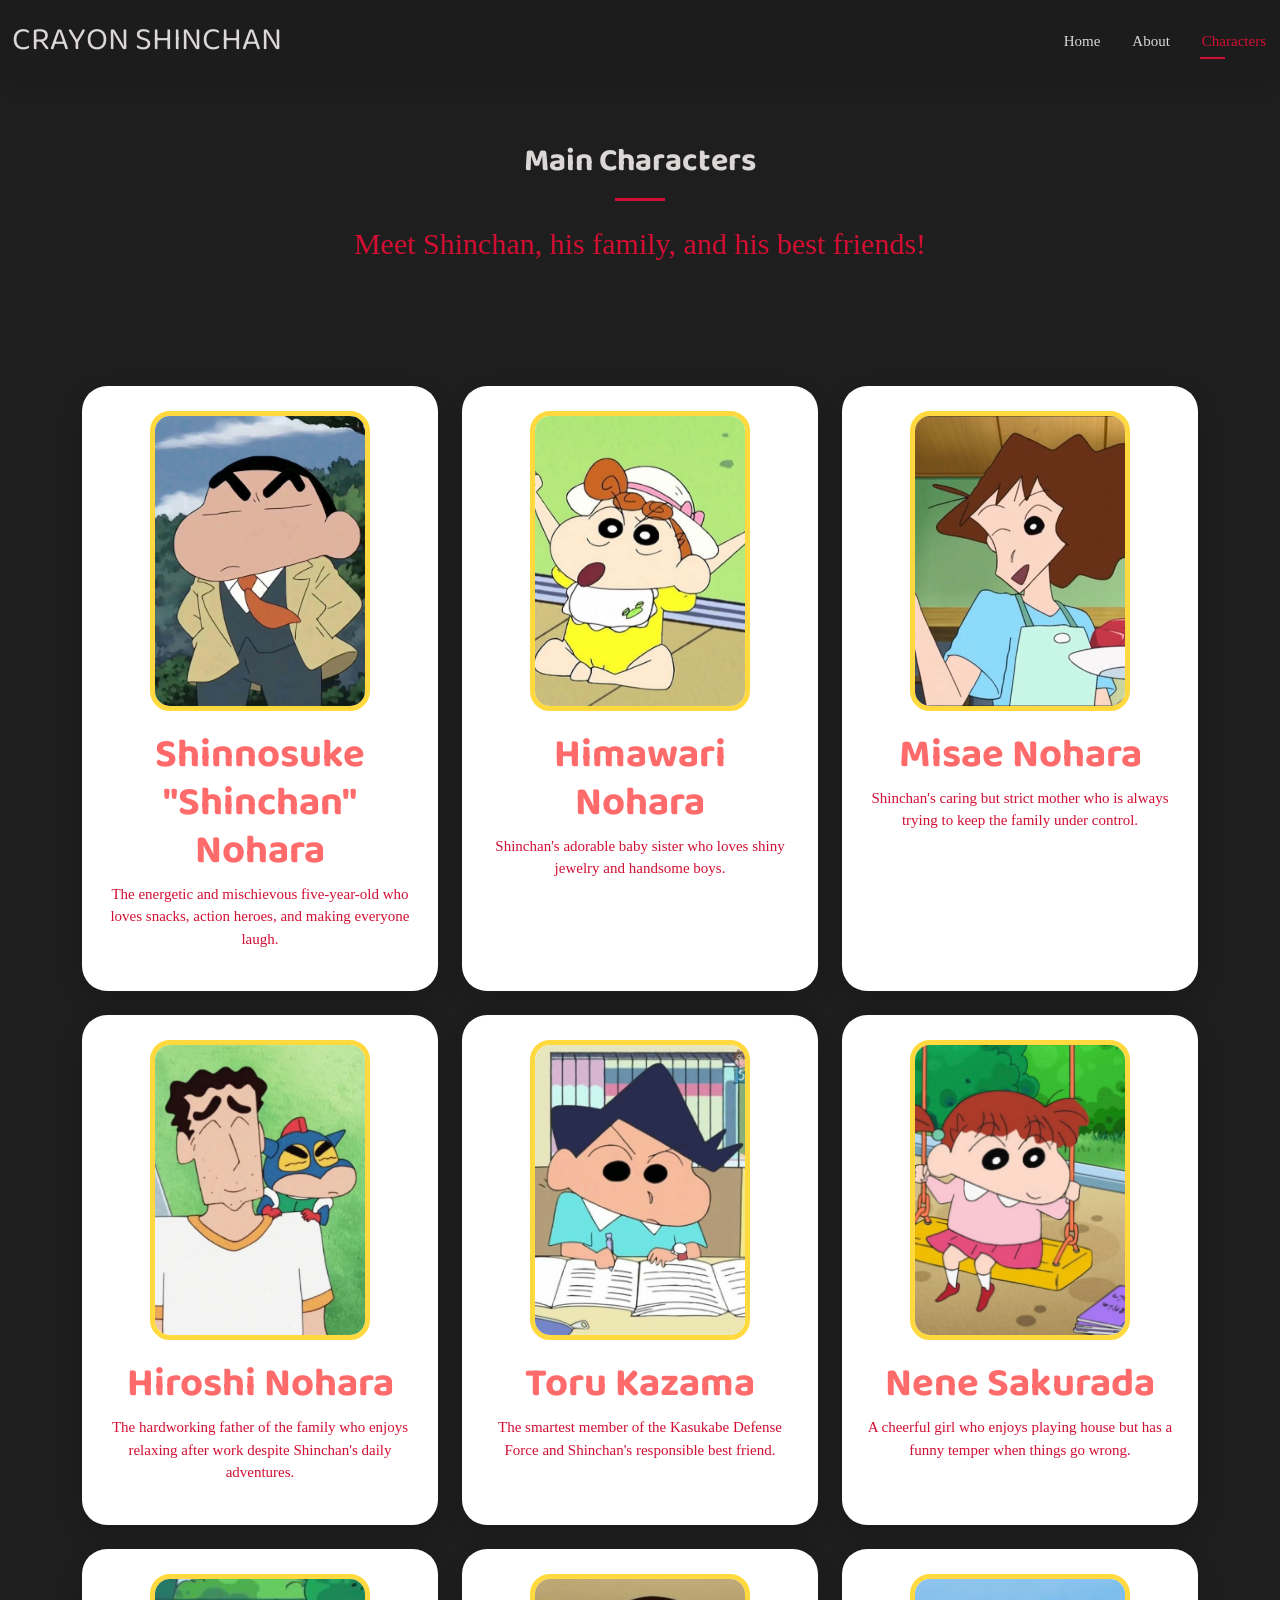
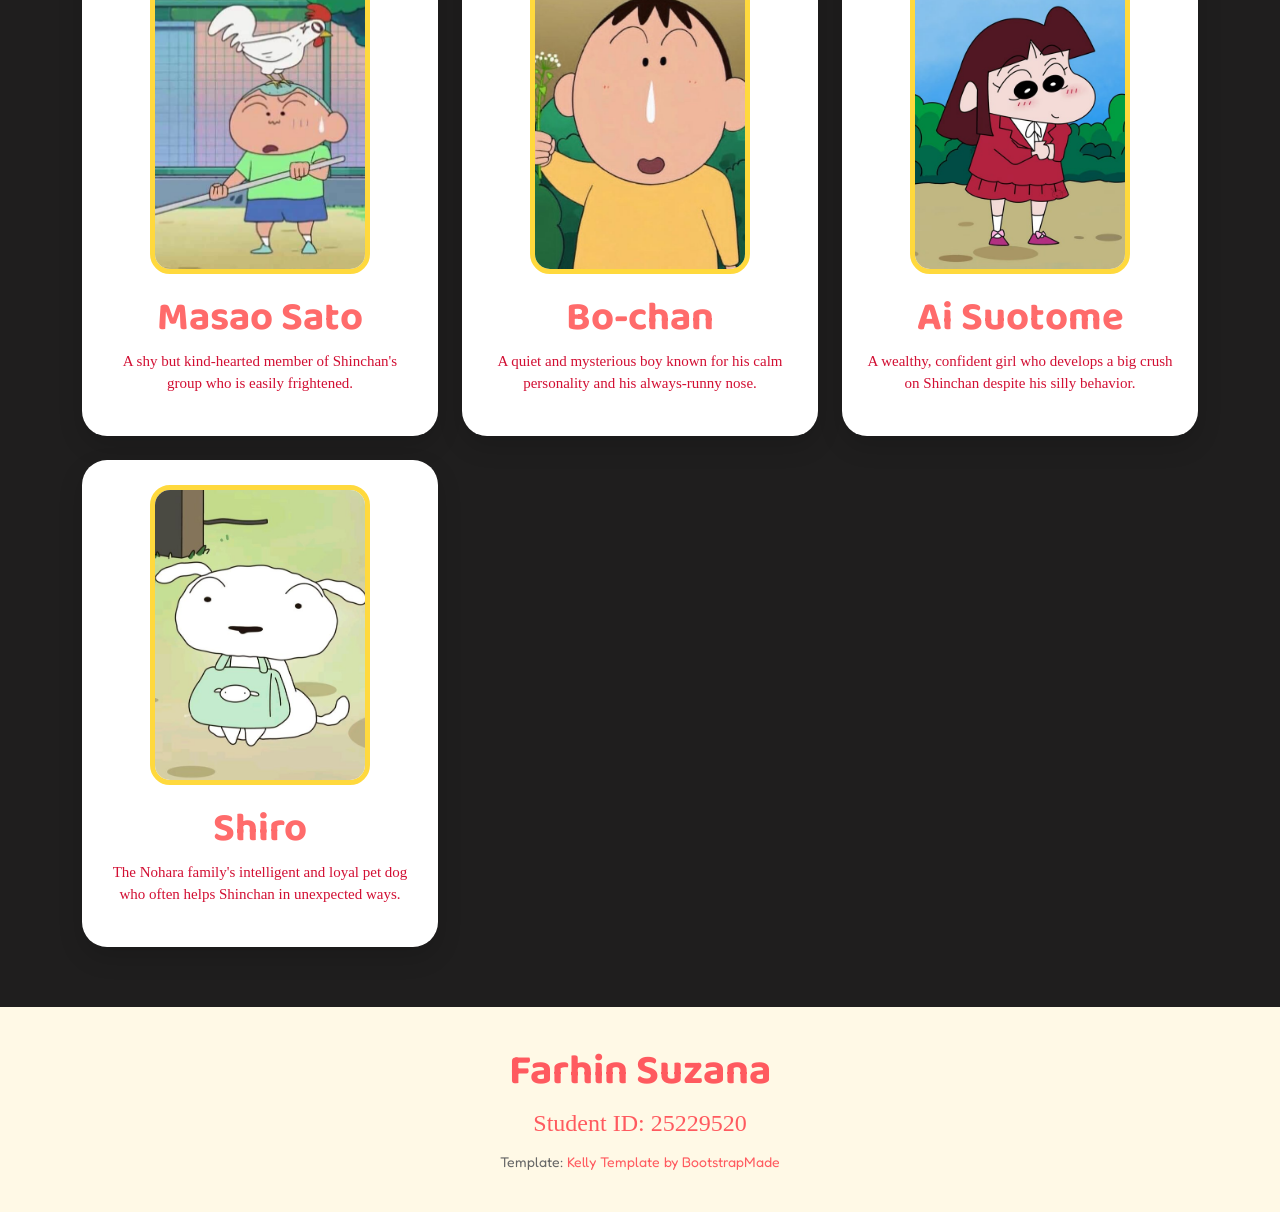
<file: services.html>
<!DOCTYPE html>
<html lang="en">

<head>
<meta charset="utf-8">
<meta name="viewport" content="width=device-width, initial-scale=1.0">

<title>Main Characters - Crayon Shinchan</title>

<link href="assets/img/favicon.png" rel="icon">

<!-- Cute Google Fonts -->
<link rel="preconnect" href="https://fonts.googleapis.com">
<link rel="preconnect" href="https://fonts.gstatic.com" crossorigin>

<link href="https://fonts.googleapis.com/css2?family=Fredoka:wght@400;500;600&family=Baloo+2:wght@400;600;700&display=swap" rel="stylesheet">

<!-- Vendor CSS -->
<link href="assets/vendor/bootstrap/css/bootstrap.min.css" rel="stylesheet">
<link href="assets/vendor/bootstrap-icons/bootstrap-icons.css" rel="stylesheet">
<link href="assets/vendor/aos/aos.css" rel="stylesheet">

<!-- Main CSS -->
<link href="assets/css/main.css" rel="stylesheet">

<style>

body{
    background:#FFF9E6;
    font-family:'Fredoka',sans-serif;
}

h1,h2,h3{
    font-family:'Baloo 2',cursive;
}

.member-card{
    background:#fff;
    border-radius:25px;
    padding:25px;
    box-shadow:0 10px 25px rgba(0,0,0,.15);
    transition:.4s;
    height:100%;
}

.member-card:hover{
    transform:translateY(-10px) scale(1.03);
    box-shadow:0 20px 40px rgba(0,0,0,.25);
}

.member-card img{
    width:220px;
    height:300px;
    object-fit:cover;
    border-radius:20px;
    border:5px solid #FFD93D;
    margin-bottom:20px;
}

.member-card h3{
    color:#ff6b6b;
    font-weight:bold;
}

.member-card p{
    font-size:15px;
}

.section-title{
    text-align:center;
    margin-bottom:60px;
}

</style>

</head>

<body class="services-page">

<header id="header" class="header d-flex align-items-center light-background sticky-top">

<div class="container-fluid d-flex align-items-center justify-content-between">

<a href="index.html" class="logo d-flex align-items-center">

<h1 class="sitename">CRAYON SHINCHAN</h1>

</a>

<nav id="navmenu" class="navmenu">

<ul>

<li><a href="index.html">Home</a></li>

<li><a href="about.html">About</a></li>

<li><a href="services.html" class="active">Characters</a></li>

</ul>

<i class="mobile-nav-toggle d-xl-none bi bi-list"></i>

</nav>

</div>

</header>

<main class="main">

<section class="services section">

<div class="container section-title">

<h2>Main Characters</h2>

<p>Meet Shinchan, his family, and his best friends!</p>

</div>

<div class="container">

<div class="row gy-4">
<!-- Shinchan -->
<div class="col-lg-4 col-md-6">
  <div class="member-card text-center">
    <img src="assets/img/shinchan0.jpg" alt="Shinchan">
    <h3>Shinnosuke "Shinchan" Nohara</h3>
    <p>The energetic and mischievous five-year-old who loves snacks, action heroes, and making everyone laugh.</p>
  </div>
</div>

<!-- Himawari -->
<div class="col-lg-4 col-md-6">
  <div class="member-card text-center">
    <img src="assets/img/himawari.jpg" alt="Himawari">
    <h3>Himawari Nohara</h3>
    <p>Shinchan's adorable baby sister who loves shiny jewelry and handsome boys.</p>
  </div>
</div>

<!-- Misae -->
<div class="col-lg-4 col-md-6">
  <div class="member-card text-center">
    <img src="assets/img/misae.jpg" alt="Misae">
    <h3>Misae Nohara</h3>
    <p>Shinchan's caring but strict mother who is always trying to keep the family under control.</p>
  </div>
</div>

<!-- Hiroshi -->
<div class="col-lg-4 col-md-6">
  <div class="member-card text-center">
    <img src="assets/img/hiroshi.jpg" alt="Hiroshi">
    <h3>Hiroshi Nohara</h3>
    <p>The hardworking father of the family who enjoys relaxing after work despite Shinchan's daily adventures.</p>
  </div>
</div>

<!-- Kazama -->
<div class="col-lg-4 col-md-6">
  <div class="member-card text-center">
    <img src="assets/img/kazama.jpg" alt="Kazama">
    <h3>Toru Kazama</h3>
    <p>The smartest member of the Kasukabe Defense Force and Shinchan's responsible best friend.</p>
  </div>
</div>

<!-- Nene -->
<div class="col-lg-4 col-md-6">
  <div class="member-card text-center">
    <img src="assets/img/nene.jpg" alt="Nene">
    <h3>Nene Sakurada</h3>
    <p>A cheerful girl who enjoys playing house but has a funny temper when things go wrong.</p>
  </div>
</div>

<!-- Masao -->
<div class="col-lg-4 col-md-6">
  <div class="member-card text-center">
    <img src="assets/img/masao.jpg" alt="Masao">
    <h3>Masao Sato</h3>
    <p>A shy but kind-hearted member of Shinchan's group who is easily frightened.</p>
  </div>
</div>

<!-- Bo-chan -->
<div class="col-lg-4 col-md-6">
  <div class="member-card text-center">
    <img src="assets/img/bochan.jpg" alt="Bo-chan">
    <h3>Bo-chan</h3>
    <p>A quiet and mysterious boy known for his calm personality and his always-runny nose.</p>
  </div>
</div>

<!-- Ai -->
<div class="col-lg-4 col-md-6">
  <div class="member-card text-center">
    <img src="assets/img/ai.jpg" alt="Ai">
    <h3>Ai Suotome</h3>
    <p>A wealthy, confident girl who develops a big crush on Shinchan despite his silly behavior.</p>
  </div>
</div>

<!-- Shiro -->
<div class="col-lg-4 col-md-6">
  <div class="member-card text-center">
    <img src="assets/img/shiro.jpg" alt="Shiro">
    <h3>Shiro</h3>
    <p>The Nohara family's intelligent and loyal pet dog who often helps Shinchan in unexpected ways.</p>
  </div>
</div>
      </div>
    </div>

  </section>

</main>

<footer id="footer" class="footer light-background">

  <div class="container text-center">

    <h4 style="font-family:'Baloo 2', cursive;">
      Farhin Suzana
    </h4>

    <p>Student ID: 25229520</p>

    <div class="credits">
      Template:
      <a href="https://bootstrapmade.com/kelly-free-bootstrap-cv-resume-html-template/" target="_blank">
        Kelly Template by BootstrapMade
      </a>
    </div>

  </div>

</footer>

<!-- Scroll Top -->
<a href="#" id="scroll-top" class="scroll-top d-flex align-items-center justify-content-center">
  <i class="bi bi-arrow-up-short"></i>
</a>

<!-- Preloader -->
<div id="preloader"></div>

<!-- Vendor JS -->
<script src="assets/vendor/bootstrap/js/bootstrap.bundle.min.js"></script>
<script src="assets/vendor/aos/aos.js"></script>

<!-- Main JS -->
<script src="assets/js/main.js"></script>

<script>
AOS.init();
</script>

</body>
</html>
</file>
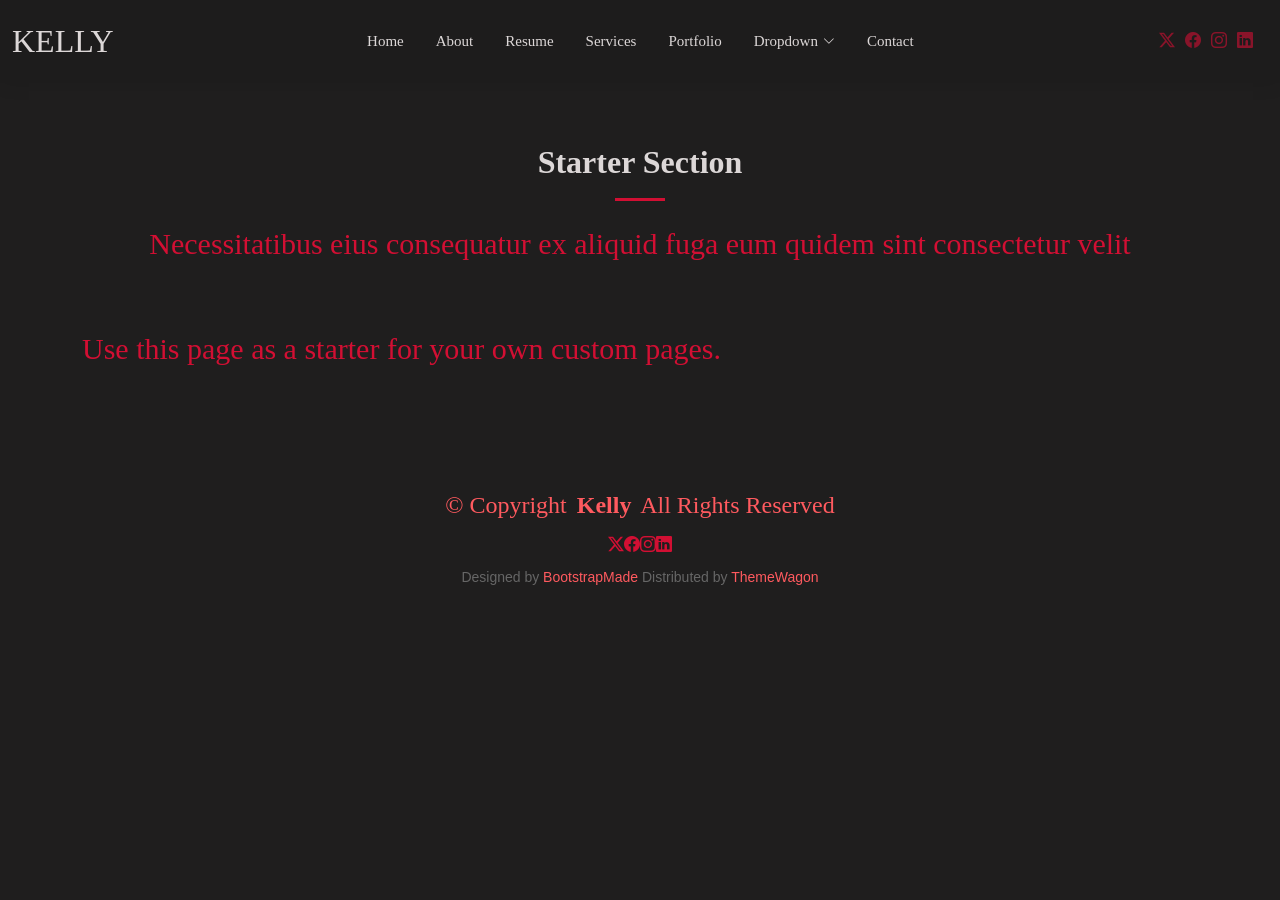
<file: starter-page.html>
<!DOCTYPE html>
<html lang="en">

<head>
  <meta charset="utf-8">
  <meta content="width=device-width, initial-scale=1.0" name="viewport">
  <title>Starter Page - Kelly Bootstrap Template</title>
  <meta name="description" content="">
  <meta name="keywords" content="">

  <!-- Favicons -->
  <link href="assets/img/favicon.png" rel="icon">
  <link href="assets/img/apple-touch-icon.png" rel="apple-touch-icon">

  <!-- Fonts -->
  <link href="https://fonts.googleapis.com" rel="preconnect">
  <link href="https://fonts.gstatic.com" rel="preconnect" crossorigin>
  <link href="https://fonts.googleapis.com/css2?family=Roboto:ital,wght@0,100;0,300;0,400;0,500;0,700;0,900;1,100;1,300;1,400;1,500;1,700;1,900&family=Poppins:ital,wght@0,100;0,200;0,300;0,400;0,500;0,600;0,700;0,800;0,900;1,100;1,200;1,300;1,400;1,500;1,600;1,700;1,800;1,900&family=Raleway:ital,wght@0,100;0,200;0,300;0,400;0,500;0,600;0,700;0,800;0,900;1,100;1,200;1,300;1,400;1,500;1,600;1,700;1,800;1,900&display=swap" rel="stylesheet">

  <!-- Vendor CSS Files -->
  <link href="assets/vendor/bootstrap/css/bootstrap.min.css" rel="stylesheet">
  <link href="assets/vendor/bootstrap-icons/bootstrap-icons.css" rel="stylesheet">
  <link href="assets/vendor/aos/aos.css" rel="stylesheet">
  <link href="assets/vendor/swiper/swiper-bundle.min.css" rel="stylesheet">
  <link href="assets/vendor/glightbox/css/glightbox.min.css" rel="stylesheet">

  <!-- Main CSS File -->
  <link href="assets/css/main.css" rel="stylesheet">

  <!-- =======================================================
  * Template Name: Kelly
  * Template URL: https://bootstrapmade.com/kelly-free-bootstrap-cv-resume-html-template/
  * Updated: Aug 07 2024 with Bootstrap v5.3.3
  * Author: BootstrapMade.com
  * License: https://bootstrapmade.com/license/
  ======================================================== -->
</head>

<body class="starter-page-page">

  <header id="header" class="header d-flex align-items-center light-background sticky-top">
    <div class="container-fluid position-relative d-flex align-items-center justify-content-between">

      <a href="index.html" class="logo d-flex align-items-center me-auto me-xl-0">
        <!-- Uncomment the line below if you also wish to use an image logo -->
        <!-- <img src="assets/img/logo.png" alt=""> -->
        <h1 class="sitename">Kelly</h1>
      </a>

      <nav id="navmenu" class="navmenu">
        <ul>
          <li><a href="index.html">Home</a></li>
          <li><a href="about.html">About</a></li>
          <li><a href="resume.html">Resume</a></li>
          <li><a href="services.html">Services</a></li>
          <li><a href="portfolio.html">Portfolio</a></li>
          <li class="dropdown"><a href="#"><span>Dropdown</span> <i class="bi bi-chevron-down toggle-dropdown"></i></a>
            <ul>
              <li><a href="#">Dropdown 1</a></li>
              <li class="dropdown"><a href="#"><span>Deep Dropdown</span> <i class="bi bi-chevron-down toggle-dropdown"></i></a>
                <ul>
                  <li><a href="#">Deep Dropdown 1</a></li>
                  <li><a href="#">Deep Dropdown 2</a></li>
                  <li><a href="#">Deep Dropdown 3</a></li>
                  <li><a href="#">Deep Dropdown 4</a></li>
                  <li><a href="#">Deep Dropdown 5</a></li>
                </ul>
              </li>
              <li><a href="#">Dropdown 2</a></li>
              <li><a href="#">Dropdown 3</a></li>
              <li><a href="#">Dropdown 4</a></li>
            </ul>
          </li>
          <li><a href="contact.html">Contact</a></li>
        </ul>
        <i class="mobile-nav-toggle d-xl-none bi bi-list"></i>
      </nav>

      <div class="header-social-links">
        <a href="#" class="twitter"><i class="bi bi-twitter-x"></i></a>
        <a href="#" class="facebook"><i class="bi bi-facebook"></i></a>
        <a href="#" class="instagram"><i class="bi bi-instagram"></i></a>
        <a href="#" class="linkedin"><i class="bi bi-linkedin"></i></a>
      </div>

    </div>
  </header>

  <main class="main">

    <!-- Starter Section Section -->
    <section id="starter-section" class="starter-section section">

      <!-- Section Title -->
      <div class="container section-title" data-aos="fade-up">
        <h2>Starter Section</h2>
        <p>Necessitatibus eius consequatur ex aliquid fuga eum quidem sint consectetur velit</p>
      </div><!-- End Section Title -->

      <div class="container" data-aos="fade-up">
        <p>Use this page as a starter for your own custom pages.</p>
      </div>

    </section><!-- /Starter Section Section -->

  </main>

  <footer id="footer" class="footer light-background">

    <div class="container">
      <div class="copyright text-center ">
        <p>© <span>Copyright</span> <strong class="px-1 sitename">Kelly</strong> <span>All Rights Reserved<br></span></p>
      </div>
      <div class="social-links d-flex justify-content-center">
        <a href=""><i class="bi bi-twitter-x"></i></a>
        <a href=""><i class="bi bi-facebook"></i></a>
        <a href=""><i class="bi bi-instagram"></i></a>
        <a href=""><i class="bi bi-linkedin"></i></a>
      </div>
      <div class="credits">
        <!-- All the links in the footer should remain intact. -->
        <!-- You can delete the links only if you've purchased the pro version. -->
        <!-- Licensing information: https://bootstrapmade.com/license/ -->
        <!-- Purchase the pro version with working PHP/AJAX contact form: [buy-url] -->
        Designed by <a href="https://bootstrapmade.com/">BootstrapMade</a> Distributed by <a href=“https://themewagon.com>ThemeWagon
      </div>
    </div>

  </footer>

  <!-- Scroll Top -->
  <a href="#" id="scroll-top" class="scroll-top d-flex align-items-center justify-content-center"><i class="bi bi-arrow-up-short"></i></a>

  <!-- Preloader -->
  <div id="preloader"></div>

  <!-- Vendor JS Files -->
  <script src="assets/vendor/bootstrap/js/bootstrap.bundle.min.js"></script>
  <script src="assets/vendor/php-email-form/validate.js"></script>
  <script src="assets/vendor/aos/aos.js"></script>
  <script src="assets/vendor/waypoints/noframework.waypoints.js"></script>
  <script src="assets/vendor/purecounter/purecounter_vanilla.js"></script>
  <script src="assets/vendor/swiper/swiper-bundle.min.js"></script>
  <script src="assets/vendor/glightbox/js/glightbox.min.js"></script>
  <script src="assets/vendor/imagesloaded/imagesloaded.pkgd.min.js"></script>
  <script src="assets/vendor/isotope-layout/isotope.pkgd.min.js"></script>

  <!-- Main JS File -->
  <script src="assets/js/main.js"></script>

</body>

</html>
</file>
<file: assets/css/main.css>
/**
* Template Name: Kelly
* Template URL: https://bootstrapmade.com/kelly-free-bootstrap-cv-resume-html-template/
* Updated: Aug 07 2024 with Bootstrap v5.3.3
* Author: BootstrapMade.com
* License: https://bootstrapmade.com/license/
*/

/*--------------------------------------------------------------
# Font & Color Variables
# Help: https://bootstrapmade.com/color-system/
--------------------------------------------------------------*/
/* Fonts */
:root {
  --default-font: "Roboto",  system-ui, -apple-system, "Segoe UI", Roboto, "Helvetica Neue", Arial, "Noto Sans", "Liberation Sans", sans-serif, "Apple Color Emoji", "Segoe UI Emoji", "Segoe UI Symbol", "Noto Color Emoji";
  --heading-font: "Black Ops One",  cursive;
  --nav-font: "Black Ops One",  cursive;
}

/* Global Colors - The following color variables are used throughout the website. Updating them here will change the color scheme of the entire website */
:root { 
  --background-color: #1f1e1e; /* Background color for the entire website, including individual sections */
  --default-color: #d20f33; /* Default color used for the majority of the text content across the entire website */
  --heading-color: #dcd7d7; /* Color for headings, subheadings and title throughout the website */
  --accent-color: #d20f33; /* Accent color that represents your brand on the website. It's used for buttons, links, and other elements that need to stand out */
  --surface-color: #2f2e2e; /* The surface color is used as a background of boxed elements within sections, such as cards, icon boxes, or other elements that require a visual separation from the global background. */
  --contrast-color: #c4b7b7; /* Contrast color for text, ensuring readability against backgrounds of accent, heading, or default colors. */
}

/* Nav Menu Colors - The following color variables are used specifically for the navigation menu. They are separate from the global colors to allow for more customization options */
:root {
  --nav-color: #dcd7d7;  /* The default color of the main navmenu links */
  --nav-hover-color: #d20f33; /* Applied to main navmenu links when they are hovered over or active */
  --nav-mobile-background-color: #151515; /* Used as the background color for mobile navigation menu */
  --nav-dropdown-background-color: #ffffff; /* Used as the background color for dropdown items that appear when hovering over primary navigation items */
  --nav-dropdown-color: #e5d6d6; /* Used for navigation links of the dropdown items in the navigation menu. */
  --nav-dropdown-hover-color: #e2f3f1; /* Similar to --nav-hover-color, this color is applied to dropdown navigation links when they are hovered over. */
}

/* Color Presets - These classes override global colors when applied to any section or element, providing reuse of the sam color scheme. */

.light-background {
  --background-color: #1d1c1c;
  --surface-color: #ffffff;
}

.dark-background {
  --background-color: #e1d6d6;
  --default-color: #ffffff;
  --heading-color: #222121;
  --surface-color: #f1e2e2;
  --contrast-color: #ffffff;
}

/* Smooth scroll */
:root {
  scroll-behavior: smooth;
}

/*--------------------------------------------------------------
# General Styling & Shared Classes
--------------------------------------------------------------*/
body {
  color: var(--default-color);
  background-color: var(--background-color);
  font-family: var(--default-font);
}

a {
  color: var(--accent-color);
  text-decoration: none;
  transition: 0.3s;
}

a:hover {
  color: color-mix(in srgb, var(--accent-color), transparent 25%);
  text-decoration: none;
}

h1,
h2,
h3,
h4,
h5,
h6 {
  color: var(--heading-color);
  font-family: var(--heading-font);
}

/* PHP Email Form Messages
------------------------------*/
.php-email-form .error-message {
  display: none;
  background: #df1529;
  color: #ffffff;
  text-align: left;
  padding: 15px;
  margin-bottom: 24px;
  font-weight: 600;
}

.php-email-form .sent-message {
  display: none;
  color: #ffffff;
  background: #059652;
  text-align: center;
  padding: 15px;
  margin-bottom: 24px;
  font-weight: 600;
}

.php-email-form .loading {
  display: none;
  background: var(--surface-color);
  text-align: center;
  padding: 15px;
  margin-bottom: 24px;
}

.php-email-form .loading:before {
  content: "";
  display: inline-block;
  border-radius: 50%;
  width: 24px;
  height: 24px;
  margin: 0 10px -6px 0;
  border: 3px solid var(--accent-color);
  border-top-color: var(--surface-color);
  animation: php-email-form-loading 1s linear infinite;
}

@keyframes php-email-form-loading {
  0% {
    transform: rotate(0deg);
  }

  100% {
    transform: rotate(360deg);
  }
}

/*--------------------------------------------------------------
# Global Header
--------------------------------------------------------------*/
.header {
  color: var(--default-color);
  background-color: var(--background-color);
  padding: 15px 0;
  transition: all 0.5s;
  z-index: 997;
  box-shadow: 0px 0 18px rgba(0, 0, 0, 0.1);
}

#currentDateTime {
  font-family: 'Black Ops One', cursive;
  font-size: 16px;
  color: var(--default-color); 
}

.header .logo {
  line-height: 1;
}

.header .logo img {
  max-height: 36px;
  margin-right: 8px;
}

.header .logo h1 {
  font-size: 32px;
  margin: 0;
  font-weight: 300;
  text-transform: uppercase;
  color: var(--heading-color);
}

.header .header-social-links {
  padding-right: 15px;
}

.header .header-social-links a {
  color: color-mix(in srgb, var(--default-color), transparent 40%);
  padding-left: 6px;
  display: inline-block;
  transition: 0.3s;
  font-size: 16px;
}

.header .header-social-links a:hover {
  color: var(--accent-color);
}

.header .header-social-links a i {
  line-height: 0px;
}

@media (max-width: 1200px) {
  .header .logo {
    order: 1;
  }

  .header .header-social-links {
    order: 2;
  }

  .header .navmenu {
    order: 3;
  }
}

/*--------------------------------------------------------------
# Navigation Menu
--------------------------------------------------------------*/
/* Desktop Navigation */
@media (min-width: 1200px) {
  .navmenu {
    padding: 0;
  }

  .navmenu ul {
    margin: 0;
    padding: 0;
    display: flex;
    list-style: none;
    align-items: center;
  }

  .navmenu li {
    position: relative;
  }

  .navmenu>ul>li {
    white-space: nowrap;
    padding: 15px 14px;
  }

  .navmenu>ul>li:last-child {
    padding-right: 0;
  }

  .navmenu a,
  .navmenu a:focus {
    color: var(--nav-color);
    font-size: 15px;
    padding: 0 2px;
    font-family: var(--nav-font);
    font-weight: 400;
    display: flex;
    align-items: center;
    justify-content: space-between;
    white-space: nowrap;
    transition: 0.3s;
    position: relative;
  }

  .navmenu a i,
  .navmenu a:focus i {
    font-size: 12px;
    line-height: 0;
    margin-left: 5px;
    transition: 0.3s;
  }

  .navmenu>ul>li>a:before {
    content: "";
    position: absolute;
    height: 2px;
    bottom: -6px;
    left: 0;
    background-color: var(--nav-hover-color);
    visibility: hidden;
    width: 0px;
    transition: all 0.3s ease-in-out 0s;
  }

  .navmenu a:hover:before,
  .navmenu li:hover>a:before,
  .navmenu .active:before {
    visibility: visible;
    width: 25px;
  }

  .navmenu li:hover>a,
  .navmenu .active,
  .navmenu .active:focus {
    color: var(--nav-hover-color);
  }

  .navmenu .dropdown ul {
    margin: 0;
    padding: 10px 0;
    background: var(--nav-dropdown-background-color);
    display: block;
    position: absolute;
    visibility: hidden;
    left: 14px;
    top: 130%;
    opacity: 0;
    transition: 0.3s;
    border-radius: 4px;
    z-index: 99;
    box-shadow: 0px 0px 30px rgba(0, 0, 0, 0.1);
  }

  .navmenu .dropdown ul li {
    min-width: 200px;
  }

  .navmenu .dropdown ul a {
    padding: 10px 20px;
    font-size: 15px;
    text-transform: none;
    color: var(--nav-dropdown-color);
  }

  .navmenu .dropdown ul a i {
    font-size: 12px;
  }

  .navmenu .dropdown ul a:hover,
  .navmenu .dropdown ul .active:hover,
  .navmenu .dropdown ul li:hover>a {
    color: var(--nav-dropdown-hover-color);
  }

  .navmenu .dropdown:hover>ul {
    opacity: 1;
    top: 100%;
    visibility: visible;
  }

  .navmenu .dropdown .dropdown ul {
    top: 0;
    left: -90%;
    visibility: hidden;
  }

  .navmenu .dropdown .dropdown:hover>ul {
    opacity: 1;
    top: 0;
    left: -100%;
    visibility: visible;
  }
}

/* Mobile Navigation */
@media (max-width: 1199px) {
  .mobile-nav-toggle {
    color: var(--nav-color);
    font-size: 28px;
    line-height: 0;
    margin-right: 10px;
    cursor: pointer;
    transition: color 0.3s;
  }

  .navmenu {
    padding: 0;
    z-index: 9997;
  }

  .navmenu ul {
    display: none;
    list-style: none;
    position: absolute;
    inset: 60px 20px 20px 20px;
    padding: 10px 0;
    margin: 0;
    border-radius: 6px;
    background-color: var(--nav-mobile-background-color);
    border: 1px solid color-mix(in srgb, var(--default-color), transparent 90%);
    box-shadow: none;
    overflow-y: auto;
    transition: 0.3s;
    z-index: 9998;
  }

  .navmenu a,
  .navmenu a:focus {
    color: var(--nav-dropdown-color);
    padding: 10px 20px;
    font-family: var(--nav-font);
    font-size: 17px;
    font-weight: 500;
    display: flex;
    align-items: center;
    justify-content: space-between;
    white-space: nowrap;
    transition: 0.3s;
  }

  .navmenu a i,
  .navmenu a:focus i {
    font-size: 12px;
    line-height: 0;
    margin-left: 5px;
    width: 30px;
    height: 30px;
    display: flex;
    align-items: center;
    justify-content: center;
    border-radius: 50%;
    transition: 0.3s;
    background-color: color-mix(in srgb, var(--accent-color), transparent 90%);
  }

  .navmenu a i:hover,
  .navmenu a:focus i:hover {
    background-color: var(--accent-color);
    color: var(--contrast-color);
  }

  .navmenu a:hover,
  .navmenu .active,
  .navmenu .active:focus {
    color: var(--nav-dropdown-hover-color);
  }

  .navmenu .active i,
  .navmenu .active:focus i {
    background-color: var(--accent-color);
    color: var(--contrast-color);
    transform: rotate(180deg);
  }

  .navmenu .dropdown ul {
    position: static;
    display: none;
    z-index: 99;
    padding: 10px 0;
    margin: 10px 20px;
    background-color: var(--nav-dropdown-background-color);
    transition: all 0.5s ease-in-out;
  }

  .navmenu .dropdown ul ul {
    background-color: rgba(33, 37, 41, 0.1);
  }

  .navmenu .dropdown>.dropdown-active {
    display: block;
    background-color: rgba(33, 37, 41, 0.03);
  }

  .mobile-nav-active {
    overflow: hidden;
  }

  .mobile-nav-active .mobile-nav-toggle {
    color: #fff;
    position: absolute;
    font-size: 32px;
    top: 15px;
    right: 15px;
    margin-right: 0;
    z-index: 9999;
  }

  .mobile-nav-active .navmenu {
    position: fixed;
    overflow: hidden;
    inset: 0;
    background: rgba(33, 37, 41, 0.8);
    transition: 0.3s;
  }

  .mobile-nav-active .navmenu>ul {
    display: block;
  }
}

/*--------------------------------------------------------------
# Global Footer
--------------------------------------------------------------*/
/*--------------------------------------------------------------
# Footer
--------------------------------------------------------------*/

.footer{
  background: transparent;
  color: inherit;
  text-align:center;
  padding:40px 0;
  position:relative;
  font-family:'Fredoka', sans-serif;
}

.footer h4{
  color:#ff5a5f;
  font-size:42px;
  font-weight:700;
}

.footer p{
  color:#ff5a5f;
  font-size:24px;
  margin-bottom:10px;
}

.footer .credits{
  margin-top:10px;
  font-size:14px;
  color:#666;
}

.footer .credits a{
  color:#ff5a5f;
  text-decoration:none;
}

.footer .credits a:hover{
  color:#ff7b7f;
}

/*--------------------------------------------------------------
# Preloader
--------------------------------------------------------------*/
#preloader {
  position: fixed;
  inset: 0;
  z-index: 9999;
  overflow: hidden;
  background-color: var(--background-color);
  transition: all 0.6s ease-out;
  width: 100%;
  height: 100vh;
}

#preloader:before,
#preloader:after {
  content: "";
  position: absolute;
  border: 4px solid var(--accent-color);
  border-radius: 50%;
  animation: animate-preloader 2s cubic-bezier(0, 0.2, 0.8, 1) infinite;
}

#preloader:after {
  animation-delay: -0.5s;
}

@keyframes animate-preloader {
  0% {
    width: 10px;
    height: 10px;
    top: calc(50% - 5px);
    left: calc(50% - 5px);
    opacity: 1;
  }

  100% {
    width: 72px;
    height: 72px;
    top: calc(50% - 36px);
    left: calc(50% - 36px);
    opacity: 0;
  }
}

/*--------------------------------------------------------------
# Scroll Top Button
--------------------------------------------------------------*/
.scroll-top {
  position: fixed;
  visibility: hidden;
  opacity: 0;
  right: 15px;
  bottom: -15px;
  z-index: 99999;
  background-color: var(--accent-color);
  width: 44px;
  height: 44px;
  border-radius: 50px;
  transition: all 0.4s;
}

.scroll-top i {
  font-size: 24px;
  color: var(--contrast-color);
  line-height: 0;
}

.scroll-top:hover {
  background-color: color-mix(in srgb, var(--accent-color), transparent 20%);
  color: var(--contrast-color);
}

.scroll-top.active {
  visibility: visible;
  opacity: 1;
  bottom: 15px;
}

/*--------------------------------------------------------------
# Disable aos animation delay on mobile devices
--------------------------------------------------------------*/
@media screen and (max-width: 768px) {
  [data-aos-delay] {
    transition-delay: 0 !important;
  }
}

/*--------------------------------------------------------------
# Global Page Titles & Breadcrumbs
--------------------------------------------------------------*/
.page-title {
  color: var(--default-color);
  background-color: var(--background-color);
  padding: 25px 0;
  position: relative;
  border-bottom: 1px solid color-mix(in srgb, var(--default-color), transparent 85%);
}

.page-title h1 {
  font-size: 24px;
  font-weight: 400;
}

.page-title .breadcrumbs ol {
  display: flex;
  flex-wrap: wrap;
  list-style: none;
  padding: 0;
  margin: 0;
  font-size: 14px;
  font-weight: 400;
}

.page-title .breadcrumbs ol li+li {
  padding-left: 10px;
}

.page-title .breadcrumbs ol li+li::before {
  content: "/";
  display: inline-block;
  padding-right: 10px;
  color: color-mix(in srgb, var(--default-color), transparent 70%);
}

/*--------------------------------------------------------------
# Global Sections
--------------------------------------------------------------*/
section,
.section {
  color: var(--default-color);
  background-color: var(--background-color);
  padding: 60px 0;
  scroll-margin-top: 100px;
  overflow: clip;
}

@media (max-width: 1199px) {

  section,
  .section {
    scroll-margin-top: 66px;
  }
}

/*--------------------------------------------------------------
# Global Section Titles
--------------------------------------------------------------*/
.section-title {
  text-align: center;
  padding-bottom: 60px;
  position: relative;
}

.section-title h2 {
  font-size: 32px;
  font-weight: 700;
  margin-bottom: 20px;
  padding-bottom: 20px;
  position: relative;
}

.section-title h2:after {
  content: "";
  position: absolute;
  display: block;
  width: 50px;
  height: 3px;
  background: var(--accent-color);
  left: 0;
  right: 0;
  bottom: 0;
  margin: auto;
}

.section-title p {
  margin-bottom: 0;
}

/*--------------------------------------------------------------
# Hero Section
--------------------------------------------------------------*/
.hero {
  width: 100%;
  min-height: calc(100vh - 82px);
  position: relative;
  padding: 80px 0;
  display: flex;
  align-items: center;
  justify-content: center;
  font-family: 'Black Ops One', cursive;
}

.overlay-text {
  background-color: rgba(47, 46, 46, 0.8);
  color: rgb(236, 228, 228);
  padding: 30px;
  border-radius: 12px;
  text-align: center;
  max-width: 1200px;
  margin-bottom: 20px;
}
@media (max-width: 1200px) {
  .hero {
    min-height: calc(100vh - 68px);
  }
}

.hero img {
  position: absolute;
  inset: 0;
  display: block;
  width: 100%;
  height: 100%;
  object-fit: cover;
  z-index: 1;
}

.hero .container {
  position: relative;
  z-index: 3;
}

.hero h2 {
  margin: 0;
  font-size: 48px;
  font-weight: 700;
  font-family: 'Black Ops One', cursive;
}

.hero p {
  margin: 10px 0 0 0;
  font-size: 24px;
  color: var(--heading-color);
}

.hero .btn-get-started {
  color: var(--contrast-color);
  background: var(--accent-color);
  font-family: var(--heading-font);
  text-transform: uppercase;
  font-weight: 600;
  font-size: 12px;
  letter-spacing: 1px;
  display: inline-block;
  padding: 12px 40px;
  border-radius: 50px;
  transition: 0.5s;
  margin-top: 30px;
}

.hero .btn-get-started:hover {
  background: color-mix(in srgb, var(--accent-color) 90%, white 20%);
}

@media (max-width: 768px) {
  .hero h2 {
    font-size: 32px;
  }

  .hero p {
    font-size: 18px;
  }
}

/*--------------------------------------------------------------
# About Section
--------------------------------------------------------------*/
.about .content h2, h3, h4 {
  font-weight: 700;
  font-size: 40px;
  font-family: var(--heading-font)
}

.cover {
  width: 100%;
  height: auto;
  display: block;
  margin-bottom: 100px;
}

p {
  font-size: 30px;
  font-family: var(--heading-font);
}

.about .content ul {
  list-style: none;
  padding: 0;
}

.footer {
  font-size: 16px;
}

.about .content ul li {
  margin-bottom: 30px;
  display: flex;
  align-items: center;
}

.about .content ul strong {
  margin-right: 30px;
}

.about .content ul i {
  font-size: 30px;
  margin-right: 5px;
  color: var(--accent-color);
  line-height: 0;
}

/*--------------------------------------------------------------
# Skills Section
--------------------------------------------------------------*/
.skills .progress {
  height: 60px;
  display: block;
  background: none;
  border-radius: 0;
}

.skills .progress .skill {
  color: var(--heading-color);
  padding: 0;
  margin: 0 0 6px 0;
  text-transform: uppercase;
  display: block;
  font-weight: 600;
  font-family: var(--heading-font);
}

.skills .progress .skill .val {
  float: right;
  font-style: normal;
}

.skills .progress-bar-wrap {
  background: color-mix(in srgb, var(--default-color), transparent 90%);
  height: 10px;
}

.skills .progress-bar {
  width: 1px;
  height: 10px;
  transition: 0.9s;
  background-color: var(--accent-color);
}

/*--------------------------------------------------------------
# Stats Section
--------------------------------------------------------------*/
.stats .stats-item {
  padding: 30px;
  width: 100%;
}

.stats .stats-item span {
  color: var(--heading-color);
  font-size: 48px;
  display: block;
  font-weight: 700;
  margin-bottom: 20px;
  padding-bottom: 20px;
  position: relative;
}

.stats .stats-item span:after {
  content: "";
  position: absolute;
  display: block;
  width: 25px;
  height: 3px;
  background: var(--accent-color);
  left: 0;
  right: 0;
  bottom: 0;
  margin: auto;
}

.stats .stats-item p {
  color: color-mix(in srgb, var(--default-color), transparent 40%);
  padding: 0;
  margin: 0;
  font-family: var(--heading-font);
  font-weight: 500;
}

/*--------------------------------------------------------------
# Testimonials Section
--------------------------------------------------------------*/
.testimonials .section-header {
  margin-bottom: 40px;
}

.testimonials .testimonials-carousel,
.testimonials .testimonials-slider {
  overflow: hidden;
}

.testimonials .testimonial-item {
  text-align: center;
}

.testimonials .testimonial-item .testimonial-img {
  width: 120px;
  border-radius: 50%;
  border: 4px solid var(--background-color);
  margin: 0 auto;
}

.testimonials .testimonial-item h3 {
  font-size: 20px;
  font-weight: bold;
  margin: 10px 0 5px 0;
}

.testimonials .testimonial-item h4 {
  font-size: 14px;
  color: color-mix(in srgb, var(--default-color), transparent 40%);
  margin: 0 0 15px 0;
}

.testimonials .testimonial-item .stars {
  margin-bottom: 15px;
}

.testimonials .testimonial-item .stars i {
  color: #ffc107;
  margin: 0 1px;
}

.testimonials .testimonial-item .quote-icon-left,
.testimonials .testimonial-item .quote-icon-right {
  color: color-mix(in srgb, var(--accent-color), transparent 50%);
  font-size: 26px;
  line-height: 0;
}

.testimonials .testimonial-item .quote-icon-left {
  display: inline-block;
  left: -5px;
  position: relative;
}

.testimonials .testimonial-item .quote-icon-right {
  display: inline-block;
  right: -5px;
  position: relative;
  top: 10px;
  transform: scale(-1, -1);
}

.testimonials .testimonial-item p {
  font-style: italic;
  margin: 0 auto 15px auto;
}

.testimonials .swiper-wrapper {
  height: auto;
}

.testimonials .swiper-pagination {
  margin-top: 20px;
  position: relative;
}

.testimonials .swiper-pagination .swiper-pagination-bullet {
  width: 12px;
  height: 12px;
  opacity: 1;
  background-color: color-mix(in srgb, var(--default-color), transparent 85%);
}

.testimonials .swiper-pagination .swiper-pagination-bullet-active {
  background-color: var(--accent-color);
}

@media (min-width: 992px) {
  .testimonials .testimonial-item p {
    width: 80%;
  }
}

/*--------------------------------------------------------------
# Resume Section
--------------------------------------------------------------*/
.resume .resume-title {
  color: var(--heading-color);
  font-size: 26px;
  font-weight: 700;
  margin-top: 20px;
  margin-bottom: 20px;
}

.resume .resume-item {
  padding: 0 0 20px 20px;
  margin-top: -2px;
  border-left: 2px solid var(--accent-color);
  position: relative;
}

.resume .resume-item h4 {
  line-height: 18px;
  font-size: 18px;
  font-weight: 600;
  text-transform: uppercase;
  color: color-mix(in srgb, var(--default-color), transparent 20%);
  margin-bottom: 10px;
}

.resume .resume-item h5 {
  font-size: 16px;
  padding: 5px 15px;
  display: inline-block;
  font-weight: 600;
  margin-bottom: 10px;
}

.resume .resume-item ul {
  padding-left: 20px;
}

.resume .resume-item ul li {
  padding-bottom: 10px;
}

.resume .resume-item:last-child {
  padding-bottom: 0;
}

.resume .resume-item::before {
  content: "";
  position: absolute;
  width: 16px;
  height: 16px;
  border-radius: 50px;
  left: -9px;
  top: 0;
  background: var(--background-color);
  border: 2px solid var(--accent-color);
}

/*--------------------------------------------------------------
# Services Section
--------------------------------------------------------------*/
.services .service-item {
  background-color: var(--surface-color);
  box-shadow: 0px 5px 90px 0px rgba(0, 0, 0, 0.1);
  height: 100%;
  padding: 60px 30px;
  text-align: center;
  transition: 0.3s;
  border-radius: 5px;
}

.services .service-item {
  font-family: 'Black Ops One', cursive;
}

.services .service-item .icon {
  margin: 0 auto;
  width: 100px;
  height: 100px;
  display: flex;
  align-items: center;
  justify-content: center;
  transition: ease-in-out 0.3s;
  position: relative;
}

.services .service-item .icon i {
  font-size: 36px;
  transition: 0.5s;
  position: relative;
}

.services .service-item .icon svg {
  position: absolute;
  top: 0;
  left: 0;
}

.services .service-item .icon svg path {
  transition: 0.5s;
  fill: color-mix(in srgb, var(--default-color), transparent 95%);
}

.services .service-item h3 {
  font-weight: 700;
  margin: 10px 0 15px 0;
  font-size: 22px;
}

.services .service-item p {
  line-height: 24px;
  font-size: 14px;
  margin-bottom: 0;
}

.services .service-item:hover {
  box-shadow: 0px 5px 35px 0px rgba(0, 0, 0, 0.1);
}

.member-name {
  color: #f7f4f4;
}

.services .service-item.item-cyan i {
  color: #f00d3e;
}

.services .service-item.item-cyan:hover .icon i {
  color: #d10c0c;
}

.services .service-item.item-cyan:hover .icon path {
  fill: #f00d49;
}

.services .service-item.item-orange i {
  color: #fd7e14;
}

.services .service-item.item-orange:hover .icon i {
  color: #fff;
}

.services .service-item.item-orange:hover .icon path {
  fill: #fd7e14;
}

.services .service-item.item-teal i {
  color: #20c997;
}

.services .service-item.item-teal:hover .icon i {
  color: #fff;
}

.services .service-item.item-teal:hover .icon path {
  fill: #20c997;
}

.services .service-item.item-red i {
  color: #df1529;
}

.services .service-item.item-red:hover .icon i {
  color: #fff;
}

.services .service-item.item-red:hover .icon path {
  fill: #df1529;
}

.services .service-item.item-indigo i {
  color: #6610f2;
}

.services .service-item.item-indigo:hover .icon i {
  color: #fff;
}

.services .service-item.item-indigo:hover .icon path {
  fill: #6610f2;
}

.services .service-item.item-pink i {
  color: #eb0d0d;
}

.services .service-item.item-pink:hover .icon i {
  color: #fff;
}

.services .service-item.item-pink:hover .icon path {
  fill: #f81137;
}

/*--------------------------------------------------------------
# Portfolio Section
--------------------------------------------------------------*/
.portfolio .portfolio-filters {
  padding: 0;
  margin: 0 auto 20px auto;
  list-style: none;
  text-align: center;
}

.portfolio .portfolio-filters li {
  cursor: pointer;
  display: inline-block;
  padding: 8px 20px 10px 20px;
  margin: 0;
  font-size: 15px;
  font-weight: 500;
  line-height: 1;
  margin-bottom: 5px;
  border-radius: 50px;
  transition: all 0.3s ease-in-out;
  font-family: var(--heading-font);
}

.portfolio .portfolio-filters li:hover,
.portfolio .portfolio-filters li.filter-active {
  color: var(--contrast-color);
  background-color: var(--accent-color);
}

.portfolio .portfolio-filters li:first-child {
  margin-left: 0;
}

.portfolio .portfolio-filters li:last-child {
  margin-right: 0;
}

@media (max-width: 575px) {
  .portfolio .portfolio-filters li {
    font-size: 14px;
    margin: 0 0 10px 0;
  }
}

.portfolio .portfolio-item {
  position: relative;
  overflow: hidden;
}

.portfolio .portfolio-item .portfolio-info {
  opacity: 0;
  position: absolute;
  left: 12px;
  right: 12px;
  bottom: -100%;
  z-index: 3;
  transition: all ease-in-out 0.5s;
  background: color-mix(in srgb, var(--surface-color), transparent 10%);
  padding: 15px;
}

.portfolio .portfolio-item .portfolio-info h4 {
  font-size: 18px;
  font-weight: 600;
  padding-right: 50px;
}

.portfolio .portfolio-item .portfolio-info p {
  color: color-mix(in srgb, var(--default-color), transparent 30%);
  font-size: 14px;
  margin-bottom: 0;
  padding-right: 50px;
}

.portfolio .portfolio-item .portfolio-info .preview-link,
.portfolio .portfolio-item .portfolio-info .details-link {
  position: absolute;
  right: 50px;
  font-size: 24px;
  top: calc(50% - 14px);
  color: color-mix(in srgb, var(--default-color), transparent 30%);
  transition: 0.3s;
  line-height: 0;
}

.portfolio .portfolio-item .portfolio-info .preview-link:hover,
.portfolio .portfolio-item .portfolio-info .details-link:hover {
  color: var(--accent-color);
}

.portfolio .portfolio-item .portfolio-info .details-link {
  right: 14px;
  font-size: 28px;
}

.portfolio .portfolio-item:hover .portfolio-info {
  opacity: 1;
  bottom: 0;
}

/*--------------------------------------------------------------
# Portfolio Details Section
--------------------------------------------------------------*/
.portfolio-details .portfolio-details-slider img {
  width: 100%;
}

.portfolio-details .portfolio-details-slider .swiper-pagination {
  margin-top: 20px;
  position: relative;
}

.portfolio-details .portfolio-details-slider .swiper-pagination .swiper-pagination-bullet {
  width: 12px;
  height: 12px;
  background-color: color-mix(in srgb, var(--default-color), transparent 85%);
  opacity: 1;
}

.portfolio-details .portfolio-details-slider .swiper-pagination .swiper-pagination-bullet-active {
  background-color: var(--accent-color);
}

.portfolio-details .portfolio-info {
  background-color: var(--surface-color);
  padding: 30px;
  box-shadow: 0px 0 30px rgba(0, 0, 0, 0.1);
}

.portfolio-details .portfolio-info h3 {
  font-size: 22px;
  font-weight: 700;
  margin-bottom: 20px;
  padding-bottom: 20px;
  border-bottom: 1px solid color-mix(in srgb, var(--default-color), transparent 85%);
}

.portfolio-details .portfolio-info ul {
  list-style: none;
  padding: 0;
  font-size: 15px;
}

.portfolio-details .portfolio-info ul li+li {
  margin-top: 10px;
}

.portfolio-details .portfolio-description {
  padding-top: 30px;
}

.portfolio-details .portfolio-description h2 {
  font-size: 26px;
  font-weight: 700;
  margin-bottom: 20px;
}

.portfolio-details .portfolio-description p {
  padding: 0;
  color: color-mix(in srgb, var(--default-color), transparent 30%);
}

/*--------------------------------------------------------------
# Contact Section
--------------------------------------------------------------*/
.contact .info-wrap {
  background-color: var(--surface-color);
  box-shadow: 0px 0px 20px rgba(0, 0, 0, 0.1);
  padding: 30px;
}

@media (max-width: 575px) {
  .contact .info-wrap {
    padding: 20px;
  }
}

.contact .info-item {
  margin-bottom: 40px;
}

.contact .info-item i {
  font-size: 20px;
  color: var(--accent-color);
  background: color-mix(in srgb, var(--accent-color), transparent 92%);
  width: 44px;
  height: 44px;
  display: flex;
  justify-content: center;
  align-items: center;
  border-radius: 50px;
  transition: all 0.3s ease-in-out;
  margin-right: 15px;
}

.contact .info-item h3 {
  padding: 0;
  font-size: 18px;
  font-weight: 700;
  margin-bottom: 5px;
}

.contact .info-item p {
  padding: 0;
  margin-bottom: 0;
  font-size: 14px;
}

.contact .info-item:hover i {
  background: var(--accent-color);
  color: var(--contrast-color);
}

.contact .php-email-form {
  background-color: var(--surface-color);
  height: 100%;
  padding: 30px;
  box-shadow: 0px 0px 20px rgba(0, 0, 0, 0.1);
}

@media (max-width: 575px) {
  .contact .php-email-form {
    padding: 20px;
  }
}

.contact .php-email-form input[type=text],
.contact .php-email-form input[type=email],
.contact .php-email-form textarea {
  font-size: 14px;
  padding: 10px 15px;
  box-shadow: none;
  border-radius: 0;
  color: var(--default-color);
  background-color: var(--surface-color);
  border-color: color-mix(in srgb, var(--default-color), transparent 80%);
}

.contact .php-email-form input[type=text]:focus,
.contact .php-email-form input[type=email]:focus,
.contact .php-email-form textarea:focus {
  border-color: var(--accent-color);
}

.contact .php-email-form input[type=text]::placeholder,
.contact .php-email-form input[type=email]::placeholder,
.contact .php-email-form textarea::placeholder {
  color: color-mix(in srgb, var(--default-color), transparent 70%);
}

.contact .php-email-form button[type=submit] {
  color: var(--contrast-color);
  background: var(--accent-color);
  border: 0;
  padding: 10px 30px;
  transition: 0.4s;
  border-radius: 50px;
}

.contact .php-email-form button[type=submit]:hover {
  background: color-mix(in srgb, var(--accent-color), transparent 25%);
}

/*--------------------------------------------------------------
# Starter Section Section
--------------------------------------------------------------*/
.starter-section {
  /* Add your styles here */
}
</file>
